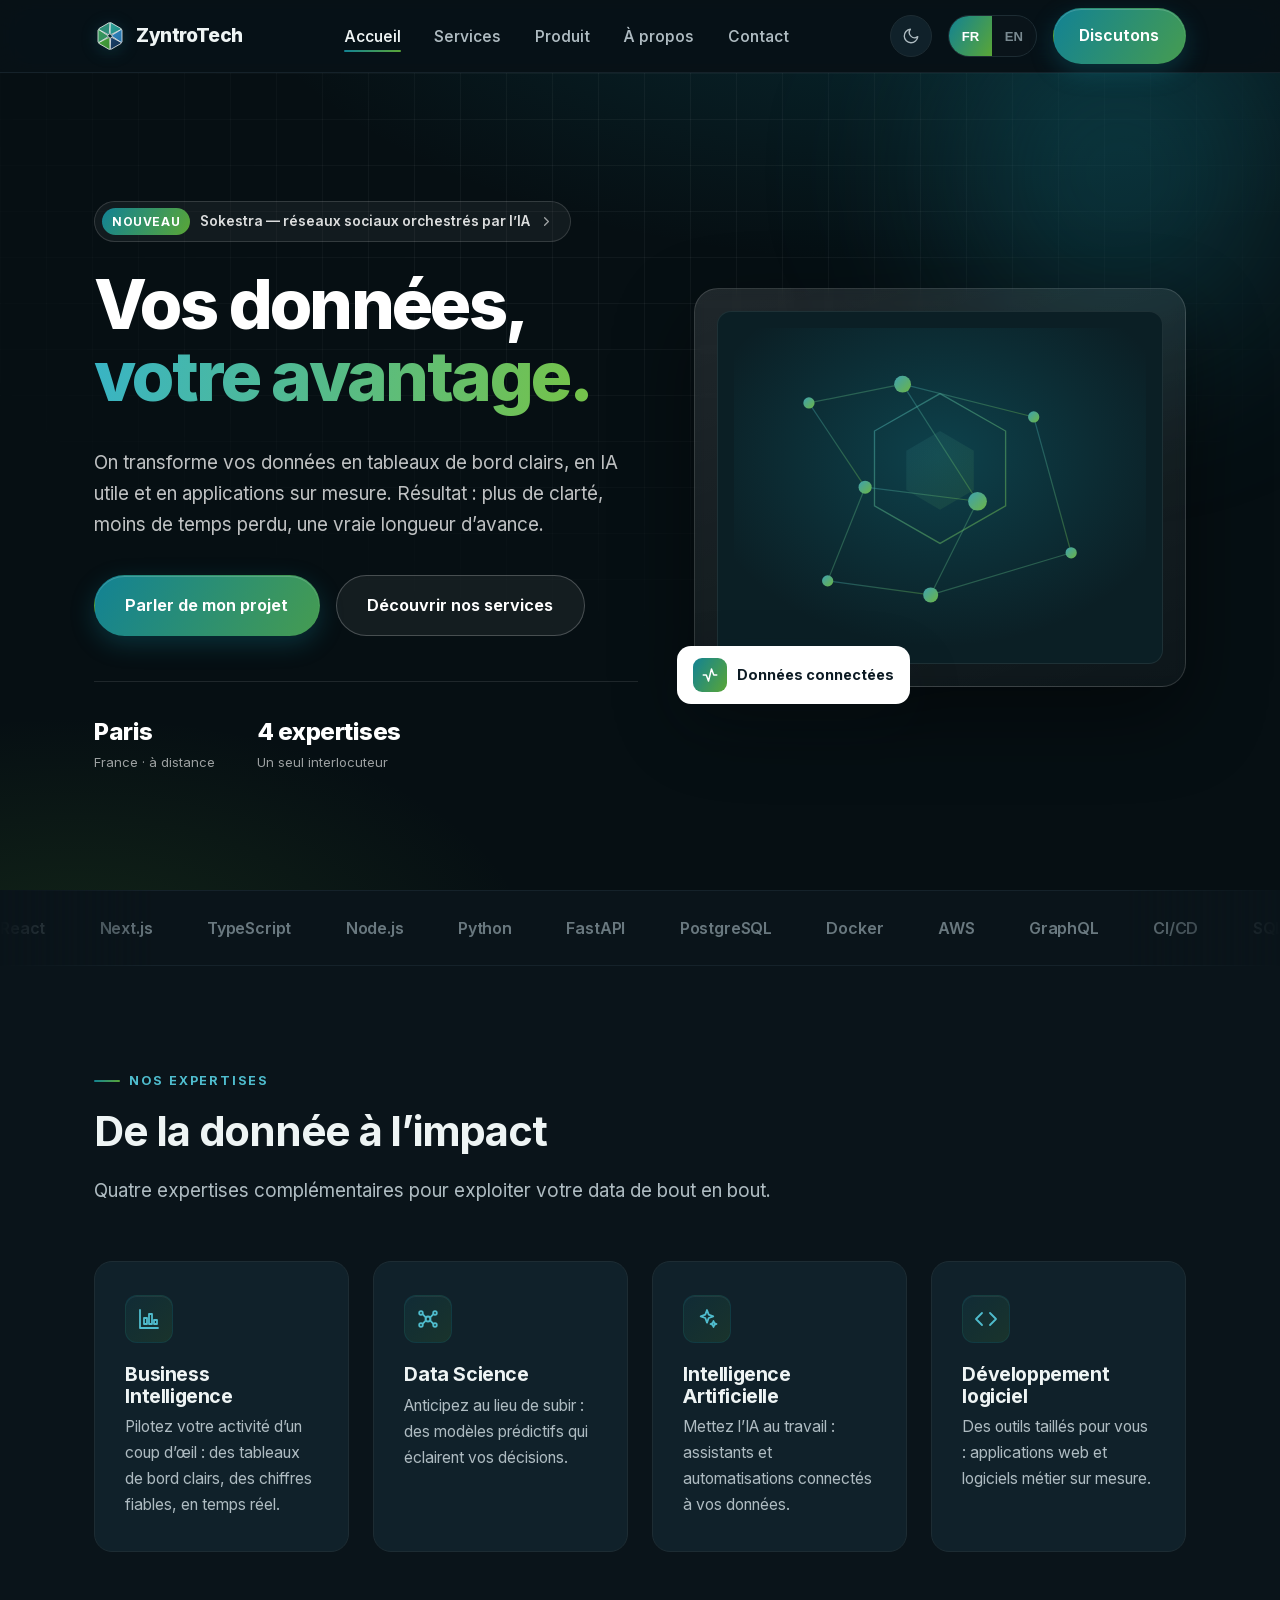
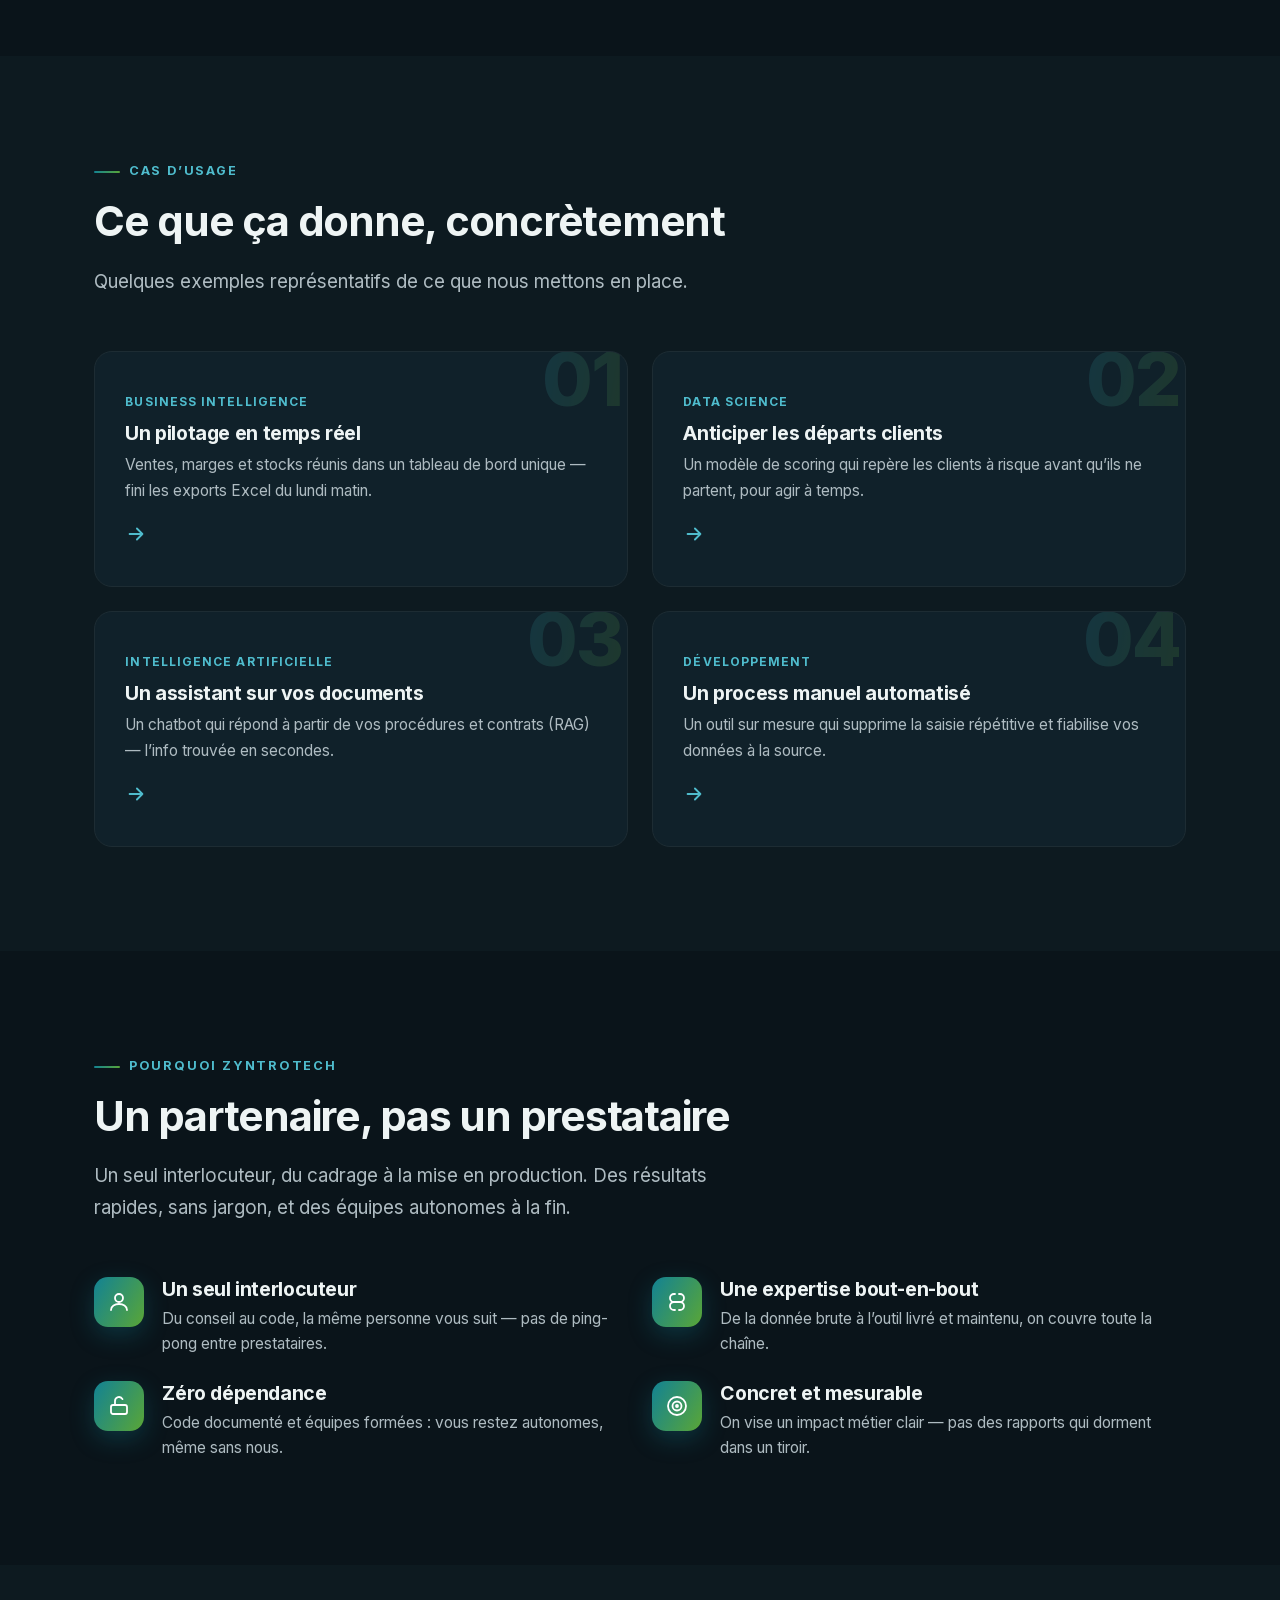
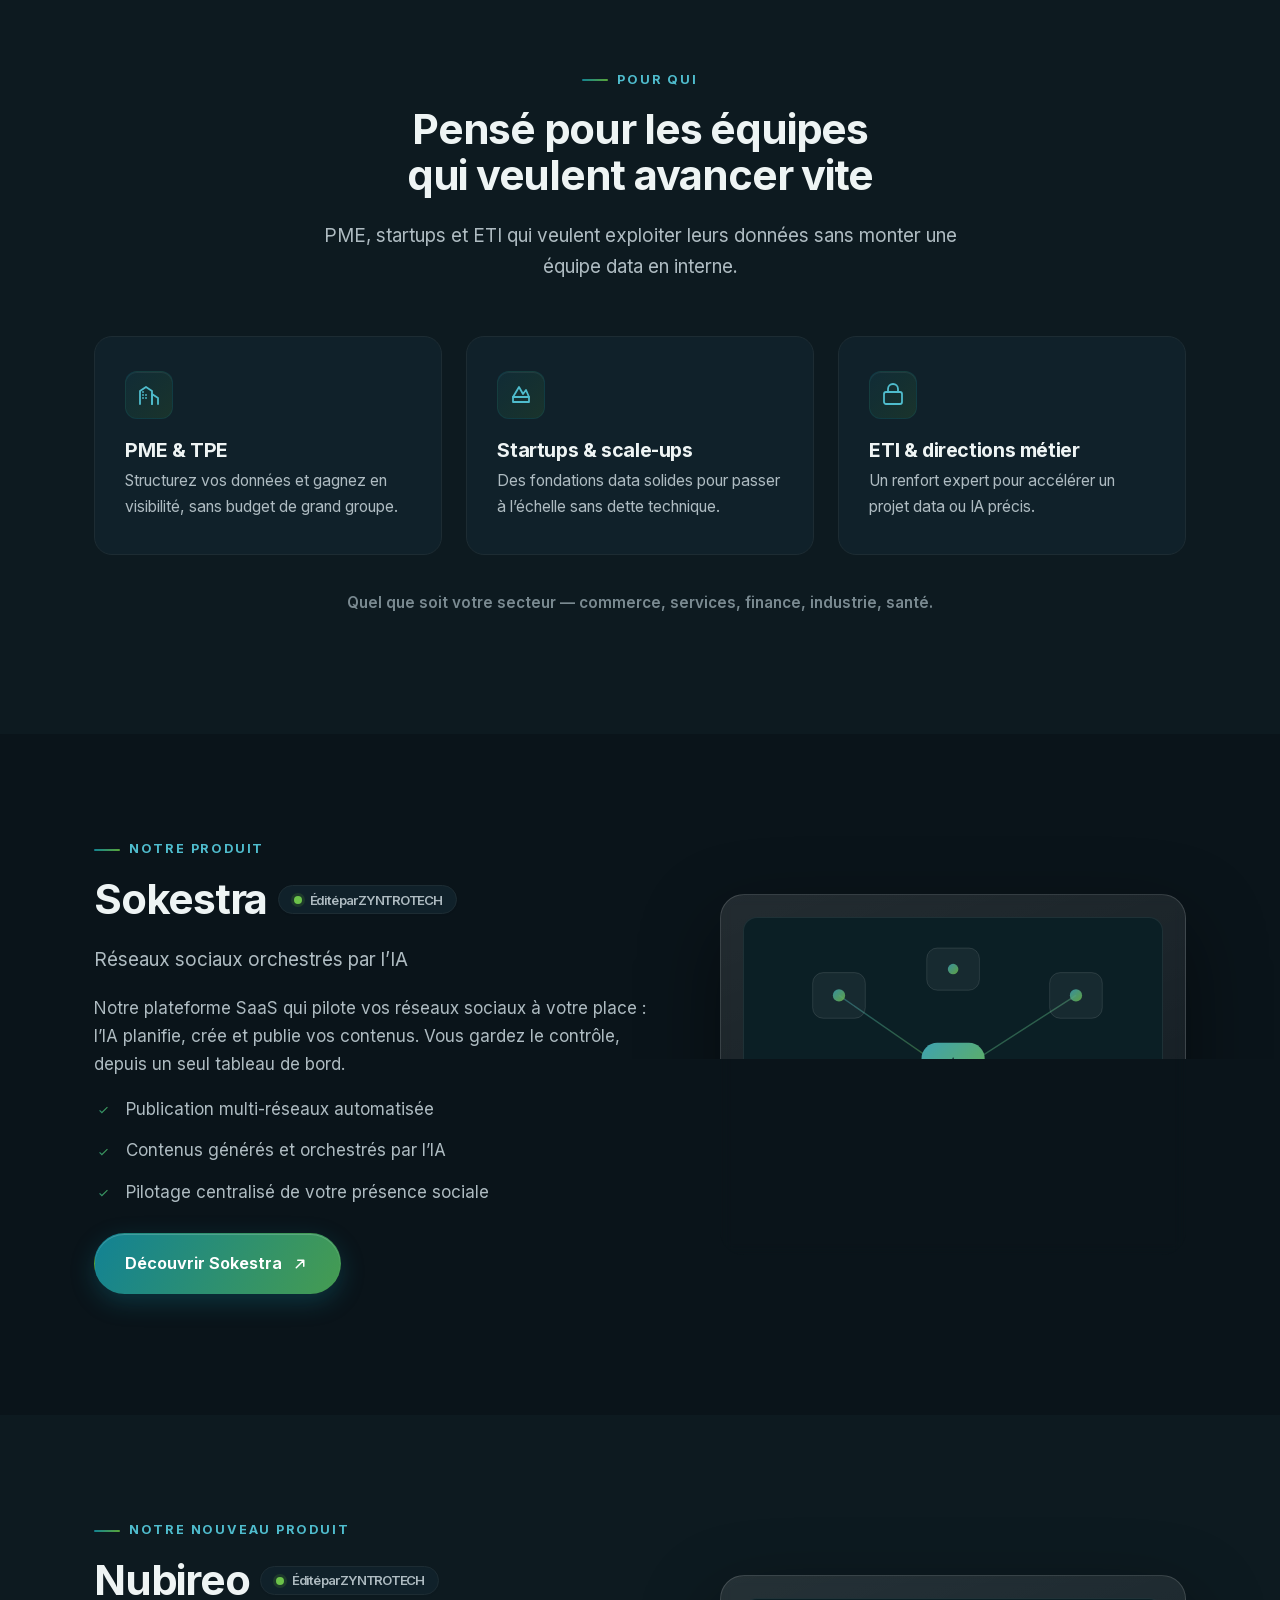
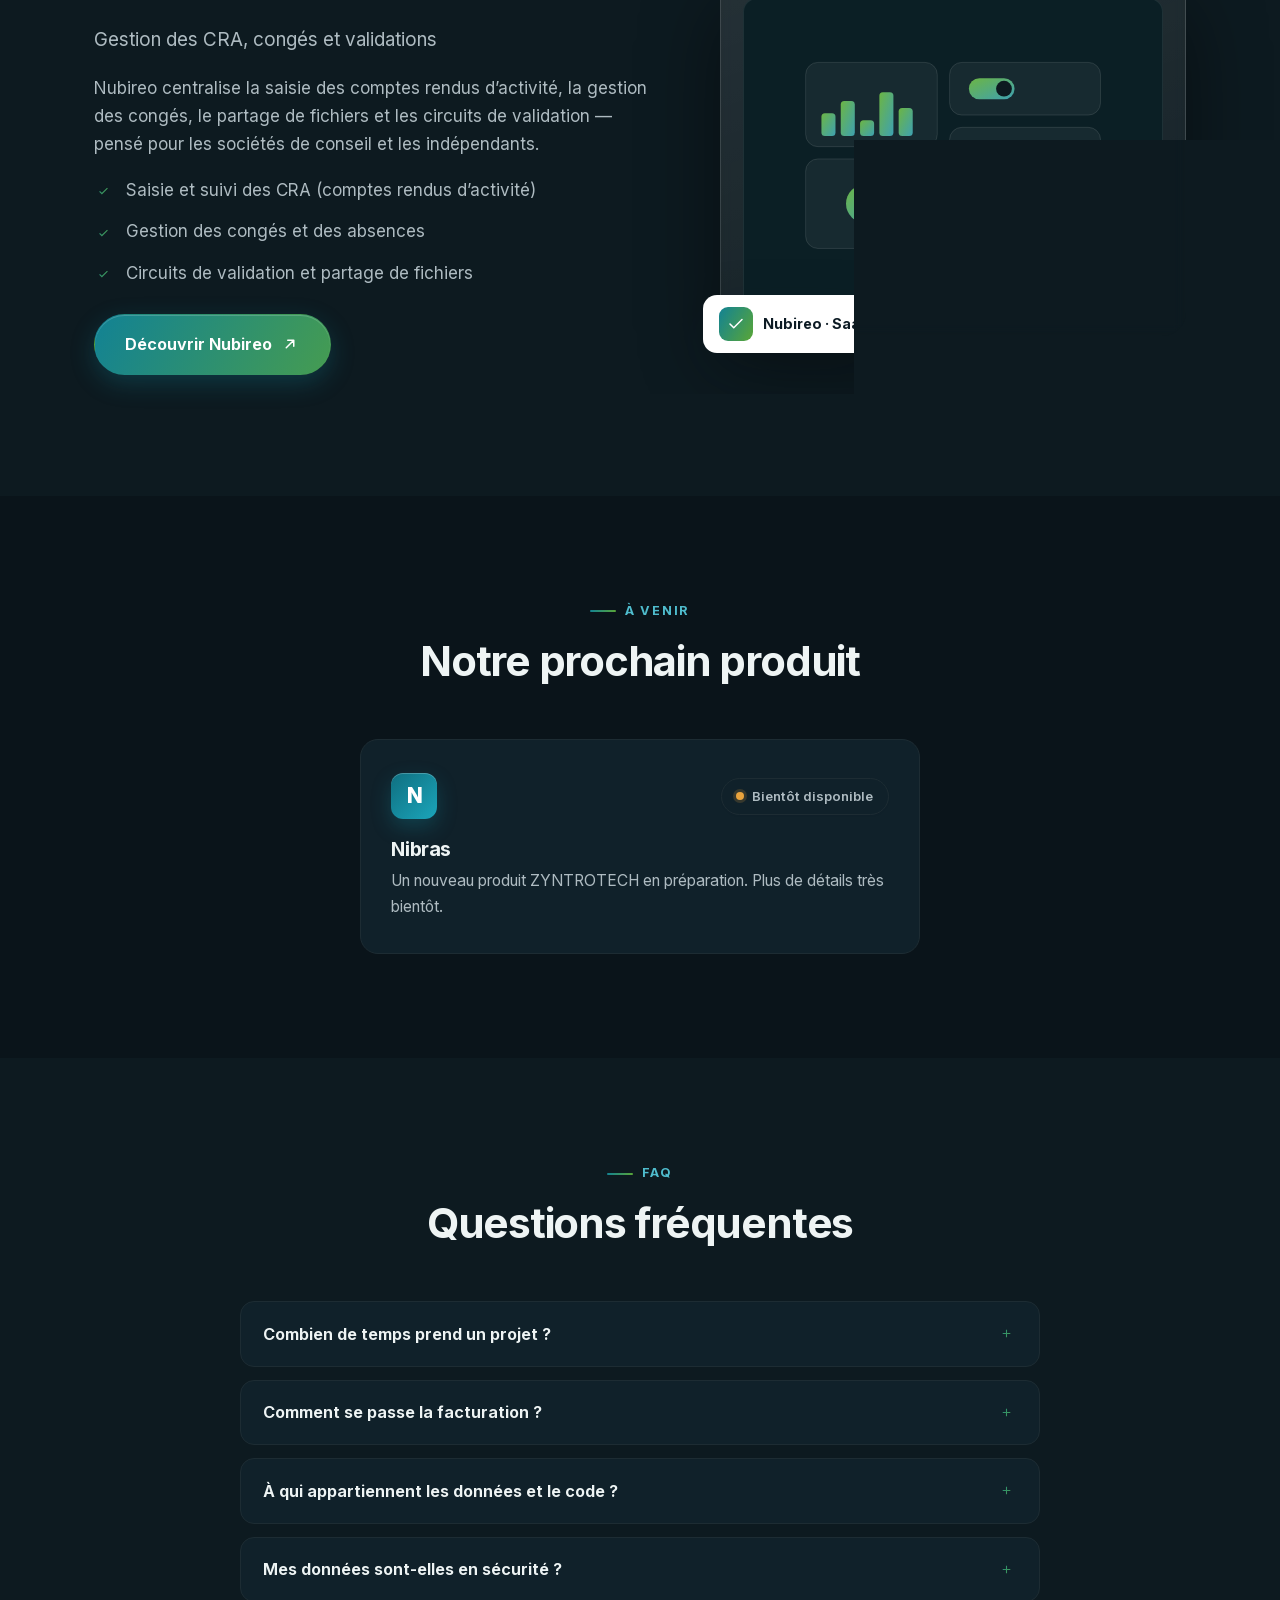
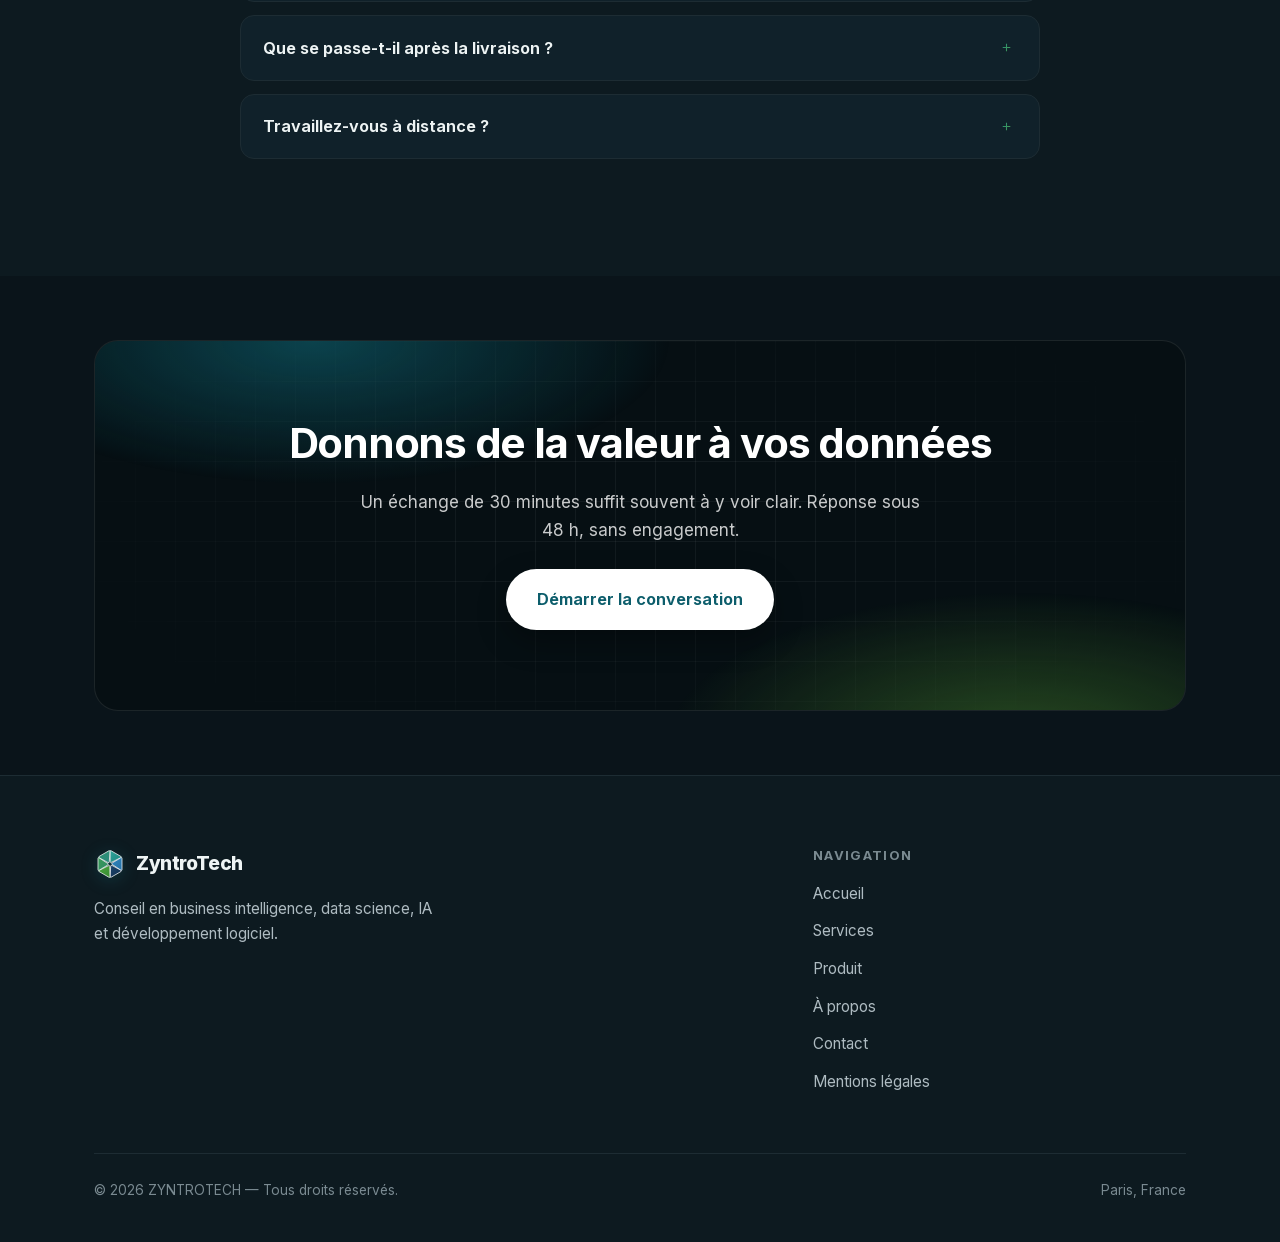
<file: index.html>
<!DOCTYPE html>
<html lang="fr">
<head>
  <meta charset="UTF-8" />
  <meta name="viewport" content="width=device-width, initial-scale=1.0" />
  <meta name="referrer" content="strict-origin-when-cross-origin" />
  <title>ZYNTROTECH — Conseil Data, BI, IA & Développement logiciel</title>
  <meta name="description" data-i18n-content="meta.home.desc"
        content="Conseil en data, BI, IA et développement logiciel. On transforme vos données en tableaux de bord clairs, en IA utile et en applications sur mesure." />
  <link rel="canonical" href="https://zyntrotech.com/" />
  <meta name="robots" content="index,follow" />
  <meta name="theme-color" content="#07151a" />
  <meta name="author" content="ZYNTROTECH" />
  <meta property="og:type" content="website" />
  <meta property="og:site_name" content="ZYNTROTECH" />
  <meta property="og:locale" content="fr_FR" />
  <meta property="og:url" content="https://zyntrotech.com/" />
  <meta property="og:title" content="ZYNTROTECH — Conseil Data, BI, IA & Logiciel" />
  <meta property="og:description" content="On transforme vos données en tableaux de bord clairs, en IA utile et en applications sur mesure." />
  <meta property="og:image" content="https://zyntrotech.com/assets/og-image.png" />
  <meta property="og:image:width" content="1200" />
  <meta property="og:image:height" content="630" />
  <meta name="twitter:card" content="summary_large_image" />
  <meta name="twitter:title" content="ZYNTROTECH — Conseil Data, BI, IA & Logiciel" />
  <meta name="twitter:description" content="Vos données, votre avantage. Conseil data, BI, IA et développement logiciel." />
  <meta name="twitter:image" content="https://zyntrotech.com/assets/og-image.png" />
  <script type="application/ld+json">
  {
    "@context": "https://schema.org",
    "@type": "Organization",
    "name": "ZYNTROTECH",
    "legalName": "ZYNTROTECH",
    "vatID": "FR57940723281",
    "url": "https://zyntrotech.com/",
    "logo": "https://zyntrotech.com/assets/logo-mark.svg",
    "image": "https://zyntrotech.com/assets/og-image.png",
    "description": "Conseil en business intelligence, data science, intelligence artificielle et développement logiciel.",
    "foundingDate": "2025-02",
    "address": {
      "@type": "PostalAddress",
      "addressLocality": "Poissy",
      "addressRegion": "Île-de-France",
      "addressCountry": "FR"
    },
    "areaServed": "FR",
    "contactPoint": {
      "@type": "ContactPoint",
      "contactType": "customer service",
      "url": "https://zyntrotech.com/contact.html",
      "availableLanguage": ["fr", "en"]
    },
    "knowsAbout": ["Business Intelligence", "Data Science", "Intelligence Artificielle", "Développement logiciel"]
  }
  </script>
  <script type="application/ld+json">
  {
    "@context": "https://schema.org",
    "@type": "SoftwareApplication",
    "name": "Sokestra",
    "applicationCategory": "BusinessApplication",
    "operatingSystem": "Web",
    "url": "https://sokestra.com",
    "description": "Plateforme SaaS qui orchestre vos réseaux sociaux grâce à l’IA : planification, création et publication automatisées.",
    "publisher": { "@type": "Organization", "name": "ZYNTROTECH", "url": "https://zyntrotech.com/" }
  }
  </script>
  <script type="application/ld+json">
  {
    "@context": "https://schema.org",
    "@type": "SoftwareApplication",
    "name": "Nubireo",
    "applicationCategory": "BusinessApplication",
    "operatingSystem": "Web",
    "url": "https://nubireo.com",
    "description": "Plateforme SaaS de gestion des CRA, congés, partage de fichiers et circuits de validation, pour les sociétés de conseil et les indépendants.",
    "publisher": { "@type": "Organization", "name": "ZYNTROTECH", "url": "https://zyntrotech.com/" }
  }
  </script>
  <script type="application/ld+json">
  {
    "@context": "https://schema.org",
    "@type": "FAQPage",
    "mainEntity": [
      {
        "@type": "Question",
        "name": "Combien de temps prend un projet ?",
        "acceptedAnswer": { "@type": "Answer", "text": "Cela dépend du périmètre, mais on livre par étapes courtes : un premier résultat utile en quelques semaines, pas en plusieurs mois." }
      },
      {
        "@type": "Question",
        "name": "Comment se passe la facturation ?",
        "acceptedAnswer": { "@type": "Answer", "text": "Au forfait pour un périmètre défini, ou en accompagnement (à la journée) pour un besoin évolutif. Un devis clair avant de démarrer, sans surprise." }
      },
      {
        "@type": "Question",
        "name": "À qui appartiennent les données et le code ?",
        "acceptedAnswer": { "@type": "Answer", "text": "À vous, entièrement. Vos données restent les vôtres et le code livré vous appartient — documenté et réutilisable." }
      },
      {
        "@type": "Question",
        "name": "Mes données sont-elles en sécurité ?",
        "acceptedAnswer": { "@type": "Answer", "text": "Oui. Nous travaillons dans le respect du RGPD, avec un accès limité au strict nécessaire. Rien n’est cédé à des tiers." }
      },
      {
        "@type": "Question",
        "name": "Que se passe-t-il après la livraison ?",
        "acceptedAnswer": { "@type": "Answer", "text": "Vos équipes sont formées pour reprendre la main. Nous pouvons aussi assurer un suivi et faire évoluer l’outil si vous le souhaitez." }
      },
      {
        "@type": "Question",
        "name": "Travaillez-vous à distance ?",
        "acceptedAnswer": { "@type": "Answer", "text": "Oui, partout en France et à distance. Basés à Paris, nous nous adaptons à votre organisation." }
      }
    ]
  }
  </script>
  <link rel="icon" type="image/svg+xml" href="assets/favicon.svg" />
  <link rel="preload" href="assets/fonts/inter-var-latin.woff2" as="font" type="font/woff2" crossorigin />
  <link rel="stylesheet" href="css/style.css" />
</head>
<body data-title-key="meta.home.title">

  <!-- ===== Header ===== -->
  <header class="site-header">
    <div class="container nav">
      <a href="/" class="brand">
        <img class="logo-mark" src="assets/logo-mark.svg" alt="ZyntroTech" /> ZyntroTech
      </a>
      <button class="nav-toggle" aria-label="Menu" aria-expanded="false">
        <span></span><span></span><span></span>
      </button>
      <ul class="nav-links">
        <li><a href="/" class="active" data-i18n="nav.home">Accueil</a></li>
        <li><a href="services.html" data-i18n="nav.services">Services</a></li>
        <li><a href="#product" data-i18n="nav.product">Produit</a></li>
        <li><a href="about.html" data-i18n="nav.about">À propos</a></li>
        <li><a href="contact.html" data-i18n="nav.contact">Contact</a></li>
      </ul>
      <div class="nav-right">
        <button class="theme-toggle" aria-label="Thème" type="button">
          <svg class="i-moon" viewBox="0 0 24 24" fill="none" stroke="currentColor" stroke-width="1.8" stroke-linecap="round" stroke-linejoin="round"><path d="M21 12.8A9 9 0 1 1 11.2 3 7 7 0 0 0 21 12.8Z"/></svg>
          <svg class="i-sun" viewBox="0 0 24 24" fill="none" stroke="currentColor" stroke-width="1.8" stroke-linecap="round" stroke-linejoin="round"><circle cx="12" cy="12" r="4"/><path d="M12 2v2M12 20v2M4.9 4.9l1.4 1.4M17.7 17.7l1.4 1.4M2 12h2M20 12h2M4.9 19.1l1.4-1.4M17.7 6.3l1.4-1.4"/></svg>
        </button>
        <div class="lang-toggle" role="group" aria-label="Language">
          <button data-lang="fr" type="button">FR</button>
          <button data-lang="en" type="button">EN</button>
        </div>
        <a href="contact.html" class="btn btn-primary" data-i18n="nav.cta">Discutons</a>
      </div>
    </div>
  </header>

  <main>
    <!-- ===== Hero ===== -->
    <section class="hero-home">
      <div class="container hero-grid">
        <div>
          <a class="announce" href="#product">
            <span class="tag" data-i18n="home.hero.annTag">Nouveau</span>
            <span data-i18n="home.hero.annText">Sokestra — réseaux sociaux orchestrés par l’IA</span>
            <svg viewBox="0 0 24 24" fill="none" stroke="currentColor" stroke-width="2" stroke-linecap="round" stroke-linejoin="round"><path d="M9 6l6 6-6 6"/></svg>
          </a>
          <h1>
            <span data-i18n="home.hero.title1">Vos données,</span><br />
            <span class="grad-text" data-i18n="home.hero.title2">enfin exploitées.</span>
          </h1>
          <p class="lead" data-i18n="home.hero.lead">Tableaux de bord, modèles d’analyse et applications métier.</p>
          <div class="hero-actions">
            <a href="contact.html" class="btn btn-primary btn-lg" data-i18n="home.hero.cta1">Démarrer un projet</a>
            <a href="services.html" class="btn btn-ghost btn-lg" data-i18n="home.hero.cta2">Voir les services</a>
          </div>
          <div class="hero-meta">
            <div class="hm">
              <div class="n" data-i18n="home.hero.m1n">Paris</div>
              <div class="l" data-i18n="home.hero.m1l">France · à distance</div>
            </div>
            <div class="hm">
              <div class="n" data-i18n="home.hero.m2n">BI · Data · Dev</div>
              <div class="l" data-i18n="home.hero.m2l">Trois expertises, un interlocuteur</div>
            </div>
          </div>
        </div>

        <!-- Visuel abstrait -->
        <div class="hero-visual reveal">
          <div class="panel">
            <svg class="hv-art" viewBox="0 0 440 340" role="img" aria-label="">
              <defs>
                <linearGradient id="hgrad" x1="0" y1="0" x2="1" y2="1">
                  <stop offset="0" stop-color="#3ea1b1"/>
                  <stop offset="1" stop-color="#6cb544"/>
                </linearGradient>
                <radialGradient id="hglow" cx="50%" cy="40%" r="60%">
                  <stop offset="0" stop-color="#128294" stop-opacity=".35"/>
                  <stop offset="1" stop-color="#128294" stop-opacity="0"/>
                </radialGradient>
              </defs>

              <rect x="0" y="0" width="440" height="340" fill="url(#hglow)"/>

              <!-- hexagones de marque (échos du logo) -->
              <polygon points="220,70 290,110 290,190 220,230 150,190 150,110"
                       fill="none" stroke="url(#hgrad)" stroke-width="1.4" opacity=".55"/>
              <polygon points="220,110 256,131 256,173 220,194 184,173 184,131"
                       fill="url(#hgrad)" opacity=".12"/>

              <!-- liens du réseau -->
              <g stroke="url(#hgrad)" stroke-width="1.3" opacity=".4">
                <line x1="80" y1="80" x2="180" y2="60"/>
                <line x1="180" y1="60" x2="320" y2="95"/>
                <line x1="80" y1="80" x2="140" y2="170"/>
                <line x1="180" y1="60" x2="260" y2="185"/>
                <line x1="320" y1="95" x2="360" y2="240"/>
                <line x1="140" y1="170" x2="100" y2="270"/>
                <line x1="260" y1="185" x2="210" y2="285"/>
                <line x1="100" y1="270" x2="210" y2="285"/>
                <line x1="210" y1="285" x2="360" y2="240"/>
                <line x1="140" y1="170" x2="260" y2="185"/>
              </g>

              <!-- nœuds -->
              <g fill="url(#hgrad)">
                <circle class="node" cx="80"  cy="80"  r="6"/>
                <circle class="node" cx="180" cy="60"  r="9"/>
                <circle class="node" cx="320" cy="95"  r="6"/>
                <circle class="node" cx="140" cy="170" r="7"/>
                <circle class="node" cx="260" cy="185" r="10"/>
                <circle class="node" cx="100" cy="270" r="6"/>
                <circle class="node" cx="210" cy="285" r="8"/>
                <circle class="node" cx="360" cy="240" r="6"/>
              </g>
            </svg>
          </div>
          <div class="hero-badge">
            <span class="ic">
              <svg viewBox="0 0 24 24" width="18" height="18" fill="none" stroke="currentColor" stroke-width="2" stroke-linecap="round" stroke-linejoin="round"><path d="M3 12h4l3 8 4-16 3 8h4"/></svg>
            </span>
            <span data-i18n="home.hero.badge">Données connectées</span>
          </div>
        </div>
      </div>
    </section>

    <!-- ===== Marquee outils ===== -->
    <div class="marquee" aria-hidden="true">
      <div class="row">
        <span>React</span><span>Next.js</span><span>TypeScript</span><span>Node.js</span><span>Python</span>
        <span>FastAPI</span><span>PostgreSQL</span><span>Docker</span><span>AWS</span><span>GraphQL</span>
        <span>CI/CD</span><span>SQL</span><span>Power BI</span><span>LangChain</span><span>LLM</span>
        <span>React</span><span>Next.js</span><span>TypeScript</span><span>Node.js</span><span>Python</span>
        <span>FastAPI</span><span>PostgreSQL</span><span>Docker</span><span>AWS</span><span>GraphQL</span>
        <span>CI/CD</span><span>SQL</span><span>Power BI</span><span>LangChain</span><span>LLM</span>
      </div>
    </div>

    <!-- ===== Services ===== -->
    <section>
      <div class="container">
        <div class="section-head reveal">
          <span class="eyebrow" data-i18n="home.services.eyebrow">Expertises</span>
          <h2 data-i18n="home.services.title">Ce que nous faisons</h2>
          <p class="lead" data-i18n="home.services.lead">Trois domaines complémentaires.</p>
        </div>
        <div class="grid grid-4">
          <article class="card reveal" data-delay="1">
            <div class="icon">
              <svg viewBox="0 0 24 24" fill="none" stroke="currentColor" stroke-width="1.8" stroke-linecap="round" stroke-linejoin="round"><path d="M3 3v18h18"/><rect x="7" y="11" width="3" height="6"/><rect x="12" y="7" width="3" height="10"/><rect x="17" y="13" width="3" height="4"/></svg>
            </div>
            <h3 data-i18n="home.s1.title">Business Intelligence</h3>
            <p data-i18n="home.s1.text">Tableaux de bord et reporting automatisé.</p>
          </article>
          <article class="card reveal" data-delay="2">
            <div class="icon">
              <svg viewBox="0 0 24 24" fill="none" stroke="currentColor" stroke-width="1.8" stroke-linecap="round" stroke-linejoin="round"><circle cx="12" cy="12" r="2.5"/><circle cx="5" cy="6" r="1.8"/><circle cx="19" cy="6" r="1.8"/><circle cx="5" cy="18" r="1.8"/><circle cx="19" cy="18" r="1.8"/><path d="m6.6 7.2 3.6 3.6M17.4 7.2l-3.6 3.6M6.6 16.8l3.6-3.6M17.4 16.8l-3.6-3.6"/></svg>
            </div>
            <h3 data-i18n="home.s2.title">Data Science</h3>
            <p data-i18n="home.s2.text">Modèles prédictifs et analyses ciblées.</p>
          </article>
          <article class="card reveal" data-delay="3">
            <div class="icon">
              <svg viewBox="0 0 24 24" fill="none" stroke="currentColor" stroke-width="1.8" stroke-linecap="round" stroke-linejoin="round"><path d="M12 3l1.7 4.6L18.3 9.3l-4.6 1.7L12 15.6l-1.7-4.6L5.7 9.3l4.6-1.7z"/><path d="M18.5 14l.9 2.1 2.1.9-2.1.9-.9 2.1-.9-2.1-2.1-.9 2.1-.9z"/></svg>
            </div>
            <h3 data-i18n="home.s4.title">Intelligence Artificielle</h3>
            <p data-i18n="home.s4.text">Assistants, LLM et automatisations.</p>
          </article>
          <article class="card reveal" data-delay="3">
            <div class="icon">
              <svg viewBox="0 0 24 24" fill="none" stroke="currentColor" stroke-width="1.8" stroke-linecap="round" stroke-linejoin="round"><path d="m8 6-6 6 6 6"/><path d="m16 6 6 6-6 6"/></svg>
            </div>
            <h3 data-i18n="home.s3.title">Développement logiciel</h3>
            <p data-i18n="home.s3.text">Applications web et outils métier.</p>
          </article>
        </div>
      </div>
    </section>

    <!-- ===== Cas d'usage ===== -->
    <section class="bg-alt">
      <div class="container">
        <div class="section-head reveal">
          <span class="eyebrow" data-i18n="uc.eyebrow">Cas d’usage</span>
          <h2 data-i18n="uc.title">Ce que ça donne, concrètement</h2>
          <p class="lead" data-i18n="uc.lead">Quelques exemples représentatifs de ce que nous mettons en place.</p>
        </div>
        <div class="grid grid-2">
          <article class="card uc-card reveal" data-delay="1">
            <span class="uc-index">01</span>
            <span class="card-tag" data-i18n="uc1.tag">Business Intelligence</span>
            <h3 data-i18n="uc1.title">Un pilotage en temps réel</h3>
            <p data-i18n="uc1.text">Ventes, marges et stocks dans un tableau de bord unique.</p>
            <span class="uc-arrow"><svg viewBox="0 0 24 24" fill="none" stroke="currentColor" stroke-width="2" stroke-linecap="round" stroke-linejoin="round"><path d="M5 12h14M13 6l6 6-6 6"/></svg></span>
          </article>
          <article class="card uc-card reveal" data-delay="2">
            <span class="uc-index">02</span>
            <span class="card-tag" data-i18n="uc2.tag">Data Science</span>
            <h3 data-i18n="uc2.title">Anticiper les départs clients</h3>
            <p data-i18n="uc2.text">Un modèle de scoring qui repère les clients à risque.</p>
            <span class="uc-arrow"><svg viewBox="0 0 24 24" fill="none" stroke="currentColor" stroke-width="2" stroke-linecap="round" stroke-linejoin="round"><path d="M5 12h14M13 6l6 6-6 6"/></svg></span>
          </article>
          <article class="card uc-card reveal" data-delay="3">
            <span class="uc-index">03</span>
            <span class="card-tag" data-i18n="uc3.tag">Intelligence Artificielle</span>
            <h3 data-i18n="uc3.title">Un assistant sur vos documents</h3>
            <p data-i18n="uc3.text">Un chatbot qui répond à partir de vos procédures (RAG).</p>
            <span class="uc-arrow"><svg viewBox="0 0 24 24" fill="none" stroke="currentColor" stroke-width="2" stroke-linecap="round" stroke-linejoin="round"><path d="M5 12h14M13 6l6 6-6 6"/></svg></span>
          </article>
          <article class="card uc-card reveal" data-delay="4">
            <span class="uc-index">04</span>
            <span class="card-tag" data-i18n="uc4.tag">Développement</span>
            <h3 data-i18n="uc4.title">Un process manuel automatisé</h3>
            <p data-i18n="uc4.text">Un outil sur mesure qui supprime la saisie répétitive.</p>
            <span class="uc-arrow"><svg viewBox="0 0 24 24" fill="none" stroke="currentColor" stroke-width="2" stroke-linecap="round" stroke-linejoin="round"><path d="M5 12h14M13 6l6 6-6 6"/></svg></span>
          </article>
        </div>
      </div>
    </section>

    <!-- ===== Ce qui nous distingue ===== -->
    <section>
      <div class="container">
        <div class="section-head reveal">
          <span class="eyebrow" data-i18n="why.eyebrow">Pourquoi ZYNTROTECH</span>
          <h2 data-i18n="home.approach.title">Un partenaire, pas un prestataire</h2>
          <p class="lead" data-i18n="home.approach.text">Un seul interlocuteur, du cadrage à la mise en production.</p>
        </div>
        <div class="grid grid-2">
          <div class="why-item reveal" data-delay="1">
            <span class="why-ic"><svg viewBox="0 0 24 24" fill="none" stroke="currentColor" stroke-width="1.8" stroke-linecap="round" stroke-linejoin="round"><circle cx="12" cy="8" r="4"/><path d="M4 20c0-4 4-6 8-6s8 2 8 6"/></svg></span>
            <div><h3 data-i18n="why1.t">Un seul interlocuteur</h3><p data-i18n="why1.d">La même personne, du conseil au code.</p></div>
          </div>
          <div class="why-item reveal" data-delay="2">
            <span class="why-ic"><svg viewBox="0 0 24 24" fill="none" stroke="currentColor" stroke-width="1.8" stroke-linecap="round" stroke-linejoin="round"><path d="M9 12h6"/><path d="M9 12a4 4 0 0 1 0-8h1M15 12a4 4 0 0 1 0 8h-1M9 12a4 4 0 0 0 0 8h1M15 12a4 4 0 0 0 0-8h-1"/></svg></span>
            <div><h3 data-i18n="why2.t">Une expertise bout-en-bout</h3><p data-i18n="why2.d">De la donnée brute à l’outil maintenu.</p></div>
          </div>
          <div class="why-item reveal" data-delay="3">
            <span class="why-ic"><svg viewBox="0 0 24 24" fill="none" stroke="currentColor" stroke-width="1.8" stroke-linecap="round" stroke-linejoin="round"><rect x="4" y="11" width="16" height="9" rx="2"/><path d="M8 11V7a4 4 0 0 1 7.5-1.9"/></svg></span>
            <div><h3 data-i18n="why3.t">Zéro dépendance</h3><p data-i18n="why3.d">Vous restez autonomes, même sans nous.</p></div>
          </div>
          <div class="why-item reveal" data-delay="4">
            <span class="why-ic"><svg viewBox="0 0 24 24" fill="none" stroke="currentColor" stroke-width="1.8" stroke-linecap="round" stroke-linejoin="round"><circle cx="12" cy="12" r="9"/><circle cx="12" cy="12" r="4.5"/><circle cx="12" cy="12" r="1"/></svg></span>
            <div><h3 data-i18n="why4.t">Concret et mesurable</h3><p data-i18n="why4.d">Un impact métier clair, pas des rapports inertes.</p></div>
          </div>
        </div>
      </div>
    </section>

    <!-- ===== Pour qui ===== -->
    <section class="bg-alt">
      <div class="container">
        <div class="section-head center reveal">
          <span class="eyebrow" data-i18n="who.eyebrow">Pour qui</span>
          <h2 data-i18n="who.title">Pensé pour les équipes qui veulent avancer vite</h2>
          <p class="lead" style="margin:0 auto" data-i18n="who.lead">PME, startups et ETI qui veulent exploiter leurs données sans monter une équipe data en interne.</p>
        </div>
        <div class="grid grid-3">
          <article class="card reveal" data-delay="1">
            <div class="icon"><svg viewBox="0 0 24 24" fill="none" stroke="currentColor" stroke-width="1.8" stroke-linecap="round" stroke-linejoin="round"><path d="M3 21V8l6-4 6 4v13"/><path d="M15 21V11l6 4v6"/><path d="M6 9h.01M9 12h.01M6 12h.01M9 15h.01M6 15h.01"/></svg></div>
            <h3 data-i18n="who1.t">PME &amp; TPE</h3>
            <p data-i18n="who1.d">Structurez vos données et gagnez en visibilité.</p>
          </article>
          <article class="card reveal" data-delay="2">
            <div class="icon"><svg viewBox="0 0 24 24" fill="none" stroke="currentColor" stroke-width="1.8" stroke-linecap="round" stroke-linejoin="round"><path d="M4 14l6-10 4 7 3-4 3 7z"/><path d="M4 14v5h16v-5"/></svg></div>
            <h3 data-i18n="who2.t">Startups &amp; scale-ups</h3>
            <p data-i18n="who2.d">Des fondations data solides pour passer à l’échelle.</p>
          </article>
          <article class="card reveal" data-delay="3">
            <div class="icon"><svg viewBox="0 0 24 24" fill="none" stroke="currentColor" stroke-width="1.8" stroke-linecap="round" stroke-linejoin="round"><rect x="3" y="9" width="18" height="12" rx="2"/><path d="M7 9V6a5 5 0 0 1 10 0v3"/></svg></div>
            <h3 data-i18n="who3.t">ETI &amp; directions métier</h3>
            <p data-i18n="who3.d">Un renfort expert pour accélérer un projet précis.</p>
          </article>
        </div>
        <p class="who-sectors reveal" data-i18n="who.sectors">Quel que soit votre secteur — commerce, services, finance, industrie, santé.</p>
      </div>
    </section>

    <!-- ===== Produit : Sokestra ===== -->
    <section id="product">
      <div class="container split">
        <div class="reveal">
          <span class="eyebrow" data-i18n="product.eyebrow">Notre produit</span>
          <h2 style="display:flex; align-items:center; gap:.7rem; flex-wrap:wrap">
            <span data-i18n="product.title">Sokestra</span>
            <span class="pill"><span class="dot"></span><span data-i18n="product.by">Édité par ZYNTROTECH</span></span>
          </h2>
          <p class="lead" data-i18n="product.tagline">Réseaux sociaux orchestrés par l’IA</p>
          <p data-i18n="product.text">Sokestra automatise et coordonne votre présence sociale grâce à l’IA.</p>
          <ul class="ticks">
            <li data-i18n="product.b1">Publication multi-réseaux automatisée</li>
            <li data-i18n="product.b2">Contenus générés et orchestrés par l’IA</li>
            <li data-i18n="product.b3">Pilotage centralisé de votre présence sociale</li>
          </ul>
          <p style="margin-top:1.7rem">
            <a href="https://sokestra.com" target="_blank" rel="noopener noreferrer" class="btn btn-primary btn-lg">
              <span data-i18n="product.cta">Découvrir Sokestra</span>
              <svg viewBox="0 0 24 24" fill="none" stroke="currentColor" stroke-width="2" stroke-linecap="round" stroke-linejoin="round"><path d="M7 17 17 7M9 7h8v8"/></svg>
            </a>
          </p>
        </div>

        <div class="hero-visual reveal" data-delay="1">
          <div class="panel">
            <svg class="hv-art" viewBox="0 0 440 320" role="img" aria-label="Sokestra">
              <defs>
                <linearGradient id="pgrad" x1="0" y1="0" x2="1" y2="1">
                  <stop offset="0" stop-color="#3ea1b1"/>
                  <stop offset="1" stop-color="#6cb544"/>
                </linearGradient>
              </defs>
              <!-- liens vers le hub -->
              <g stroke="url(#pgrad)" stroke-width="1.6" opacity=".45">
                <line x1="220" y1="160" x2="90"  y2="70"/>
                <line x1="220" y1="160" x2="360" y2="70"/>
                <line x1="220" y1="160" x2="70"  y2="250"/>
                <line x1="220" y1="160" x2="370" y2="250"/>
                <line x1="220" y1="160" x2="220" y2="40"/>
              </g>
              <!-- tuiles réseaux -->
              <g fill="rgba(255,255,255,.05)" stroke="rgba(255,255,255,.12)">
                <rect x="60"  y="44"  width="60" height="52" rx="12"/>
                <rect x="330" y="44"  width="60" height="52" rx="12"/>
                <rect x="40"  y="222" width="60" height="52" rx="12"/>
                <rect x="340" y="222" width="60" height="52" rx="12"/>
                <rect x="190" y="16"  width="60" height="48" rx="12"/>
              </g>
              <g fill="url(#pgrad)" opacity=".85">
                <circle cx="90"  cy="70"  r="7"/>
                <circle cx="360" cy="70"  r="7"/>
                <circle cx="70"  cy="248" r="7"/>
                <circle cx="370" cy="248" r="7"/>
                <circle cx="220" cy="40"  r="6"/>
              </g>
              <!-- hub IA -->
              <rect x="184" y="124" width="72" height="72" rx="18" fill="url(#pgrad)"/>
              <g fill="#06222a">
                <path d="M220 140l4.2 11.3L235.5 156l-11.3 4.2L220 172l-4.2-11.3L204.5 156l11.3-4.2z"/>
              </g>
            </svg>
          </div>
          <div class="hero-badge">
            <span class="ic">
              <svg viewBox="0 0 24 24" width="18" height="18" fill="none" stroke="currentColor" stroke-width="2" stroke-linecap="round" stroke-linejoin="round"><path d="M12 3l1.7 4.6L18.3 9.3l-4.6 1.7L12 15.6l-1.7-4.6L5.7 9.3l4.6-1.7z"/></svg>
            </span>
            Sokestra · IA
          </div>
        </div>
      </div>

    </section>

    <!-- ===== Produit : Nubireo ===== -->
    <section class="bg-alt" id="product-nubireo">
      <div class="container split">
        <div class="reveal">
          <span class="eyebrow" data-i18n="nubireo.eyebrow">Notre nouveau produit</span>
          <h2 style="display:flex; align-items:center; gap:.7rem; flex-wrap:wrap">
            <span data-i18n="nubireo.title">Nubireo</span>
            <span class="pill"><span class="dot"></span><span data-i18n="nubireo.by">Édité par ZYNTROTECH</span></span>
          </h2>
          <p class="lead" data-i18n="nubireo.tagline">Gestion des CRA, congés et validations</p>
          <p data-i18n="nubireo.text">Nubireo centralise la saisie des comptes rendus d’activité, la gestion des congés, le partage de fichiers et les circuits de validation — pensé pour les sociétés de conseil et les indépendants.</p>
          <ul class="ticks">
            <li data-i18n="nubireo.b1">Saisie et suivi des CRA (comptes rendus d’activité)</li>
            <li data-i18n="nubireo.b2">Gestion des congés et des absences</li>
            <li data-i18n="nubireo.b3">Circuits de validation et partage de fichiers</li>
          </ul>
          <p style="margin-top:1.7rem">
            <a href="https://nubireo.com" target="_blank" rel="noopener noreferrer" class="btn btn-primary btn-lg">
              <span data-i18n="nubireo.cta">Découvrir Nubireo</span>
              <svg viewBox="0 0 24 24" fill="none" stroke="currentColor" stroke-width="2" stroke-linecap="round" stroke-linejoin="round"><path d="M7 17 17 7M9 7h8v8"/></svg>
            </a>
          </p>
        </div>

        <div class="hero-visual reveal" data-delay="1">
          <div class="panel">
            <svg class="hv-art" viewBox="0 0 440 320" role="img" aria-label="Nubireo">
              <defs>
                <linearGradient id="ngrad" x1="0" y1="0" x2="1" y2="1">
                  <stop offset="0" stop-color="#6cb544"/>
                  <stop offset="1" stop-color="#3ea1b1"/>
                </linearGradient>
              </defs>
              <!-- modules du tableau de bord -->
              <g fill="rgba(255,255,255,.05)" stroke="rgba(255,255,255,.12)">
                <rect x="52"  y="54"  width="150" height="96"  rx="14"/>
                <rect x="216" y="54"  width="172" height="60"  rx="14"/>
                <rect x="216" y="128" width="172" height="138" rx="14"/>
                <rect x="52"  y="164" width="150" height="102" rx="14"/>
              </g>
              <!-- mini-graphe (module haut gauche) -->
              <g fill="url(#ngrad)">
                <rect x="70"  y="112" width="16" height="26" rx="4"/>
                <rect x="92"  y="98"  width="16" height="40" rx="4"/>
                <rect x="114" y="120" width="16" height="18" rx="4"/>
                <rect x="136" y="88"  width="16" height="50" rx="4"/>
                <rect x="158" y="106" width="16" height="32" rx="4"/>
              </g>
              <!-- toggle (module haut droit) -->
              <rect x="238" y="72" width="52" height="24" rx="12" fill="url(#ngrad)"/>
              <circle cx="278" cy="84" r="9" fill="#0d1a20"/>
              <!-- lignes de données (module bas droit) -->
              <g stroke="rgba(255,255,255,.18)" stroke-width="8" stroke-linecap="round">
                <line x1="236" y1="158" x2="330" y2="158"/>
                <line x1="236" y1="182" x2="368" y2="182"/>
                <line x1="236" y1="206" x2="312" y2="206"/>
                <line x1="236" y1="230" x2="352" y2="230"/>
              </g>
              <!-- validation (module bas gauche) -->
              <circle cx="120" cy="215" r="22" fill="url(#ngrad)"/>
              <path d="M110 215l7 7 13-14" fill="none" stroke="#0d1a20" stroke-width="4" stroke-linecap="round" stroke-linejoin="round"/>
            </svg>
          </div>
          <div class="hero-badge">
            <span class="ic">
              <svg viewBox="0 0 24 24" width="18" height="18" fill="none" stroke="currentColor" stroke-width="2" stroke-linecap="round" stroke-linejoin="round"><path d="M20 6 9 17l-5-5"/></svg>
            </span>
            Nubireo · SaaS
          </div>
        </div>
      </div>
    </section>

    <!-- ===== À venir : Nibras ===== -->
    <section>
      <div class="container">
        <div class="section-head center reveal">
          <span class="eyebrow" data-i18n="soon.eyebrow">À venir</span>
          <h2 data-i18n="soon.title">Notre prochain produit</h2>
        </div>
        <div class="soon-single">
          <article class="card soon-card reveal">
            <div class="soon-head">
              <span class="soon-mark mark-teal">N</span>
              <span class="pill soon-pill"><span class="dot"></span><span data-i18n="soon.badge">Bientôt disponible</span></span>
            </div>
            <h3>Nibras</h3>
            <p data-i18n="soon.nibras">Un nouveau produit ZYNTROTECH en préparation. Plus de détails très bientôt.</p>
          </article>
        </div>
      </div>
    </section>

    <!-- ===== FAQ ===== -->
    <section class="bg-alt">
      <div class="container">
        <div class="section-head center reveal">
          <span class="eyebrow" data-i18n="faq.eyebrow">FAQ</span>
          <h2 data-i18n="faq.title">Questions fréquentes</h2>
        </div>
        <div class="faq reveal">
          <details class="faq-item">
            <summary data-i18n="faq.q1">Combien de temps prend un projet ?</summary>
            <p class="faq-a" data-i18n="faq.a1">Cela dépend du périmètre, mais on livre par étapes courtes.</p>
          </details>
          <details class="faq-item">
            <summary data-i18n="faq.q2">Comment se passe la facturation ?</summary>
            <p class="faq-a" data-i18n="faq.a2">Au forfait ou en accompagnement, avec un devis clair.</p>
          </details>
          <details class="faq-item">
            <summary data-i18n="faq.q3">À qui appartiennent les données et le code ?</summary>
            <p class="faq-a" data-i18n="faq.a3">À vous, entièrement.</p>
          </details>
          <details class="faq-item">
            <summary data-i18n="faq.q4">Mes données sont-elles en sécurité ?</summary>
            <p class="faq-a" data-i18n="faq.a4">Oui, dans le respect du RGPD.</p>
          </details>
          <details class="faq-item">
            <summary data-i18n="faq.q5">Que se passe-t-il après la livraison ?</summary>
            <p class="faq-a" data-i18n="faq.a5">Vos équipes sont formées pour reprendre la main.</p>
          </details>
          <details class="faq-item">
            <summary data-i18n="faq.q6">Travaillez-vous à distance ?</summary>
            <p class="faq-a" data-i18n="faq.a6">Oui, partout en France et à distance.</p>
          </details>
        </div>
      </div>
    </section>

    <!-- ===== CTA ===== -->
    <section class="section-tight">
      <div class="container">
        <div class="cta reveal">
          <h2 data-i18n="cta.title">Un projet data ou logiciel en tête ?</h2>
          <p data-i18n="cta.text">Décrivez-nous votre besoin, on revient sous 48 h.</p>
          <p style="margin-top:1.6rem">
            <a href="contact.html" class="btn btn-primary btn-lg" data-i18n="cta.btn">Nous contacter</a>
          </p>
        </div>
      </div>
    </section>
  </main>

  <!-- ===== Footer ===== -->
  <footer class="site-footer">
    <div class="container">
      <div class="footer-top">
        <div>
          <a href="/" class="brand"><img class="logo-mark" src="assets/logo-mark.svg" alt="ZyntroTech" /> ZyntroTech</a>
          <p style="margin-top:1rem" data-i18n="footer.tagline">Conseil en business intelligence, data science et développement logiciel.</p>
        </div>
        <div class="footer-col">
          <h4 data-i18n="footer.nav">Navigation</h4>
          <ul>
            <li><a href="/" data-i18n="nav.home">Accueil</a></li>
            <li><a href="services.html" data-i18n="nav.services">Services</a></li>
            <li><a href="#product" data-i18n="nav.product">Produit</a></li>
            <li><a href="about.html" data-i18n="nav.about">À propos</a></li>
            <li><a href="contact.html" data-i18n="nav.contact">Contact</a></li>
            <li><a href="legal.html" data-i18n="footer.legallink">Mentions légales</a></li>
          </ul>
        </div>
      </div>
      <div class="footer-bottom">
        <span>© <span data-year>2026</span> ZYNTROTECH — <span data-i18n="footer.rights">Tous droits réservés.</span></span>
        <span>Paris, France</span>
      </div>
    </div>
  </footer>

  <script src="js/translations.js"></script>
  <script src="js/main.js"></script>
</body>
</html>
</file>
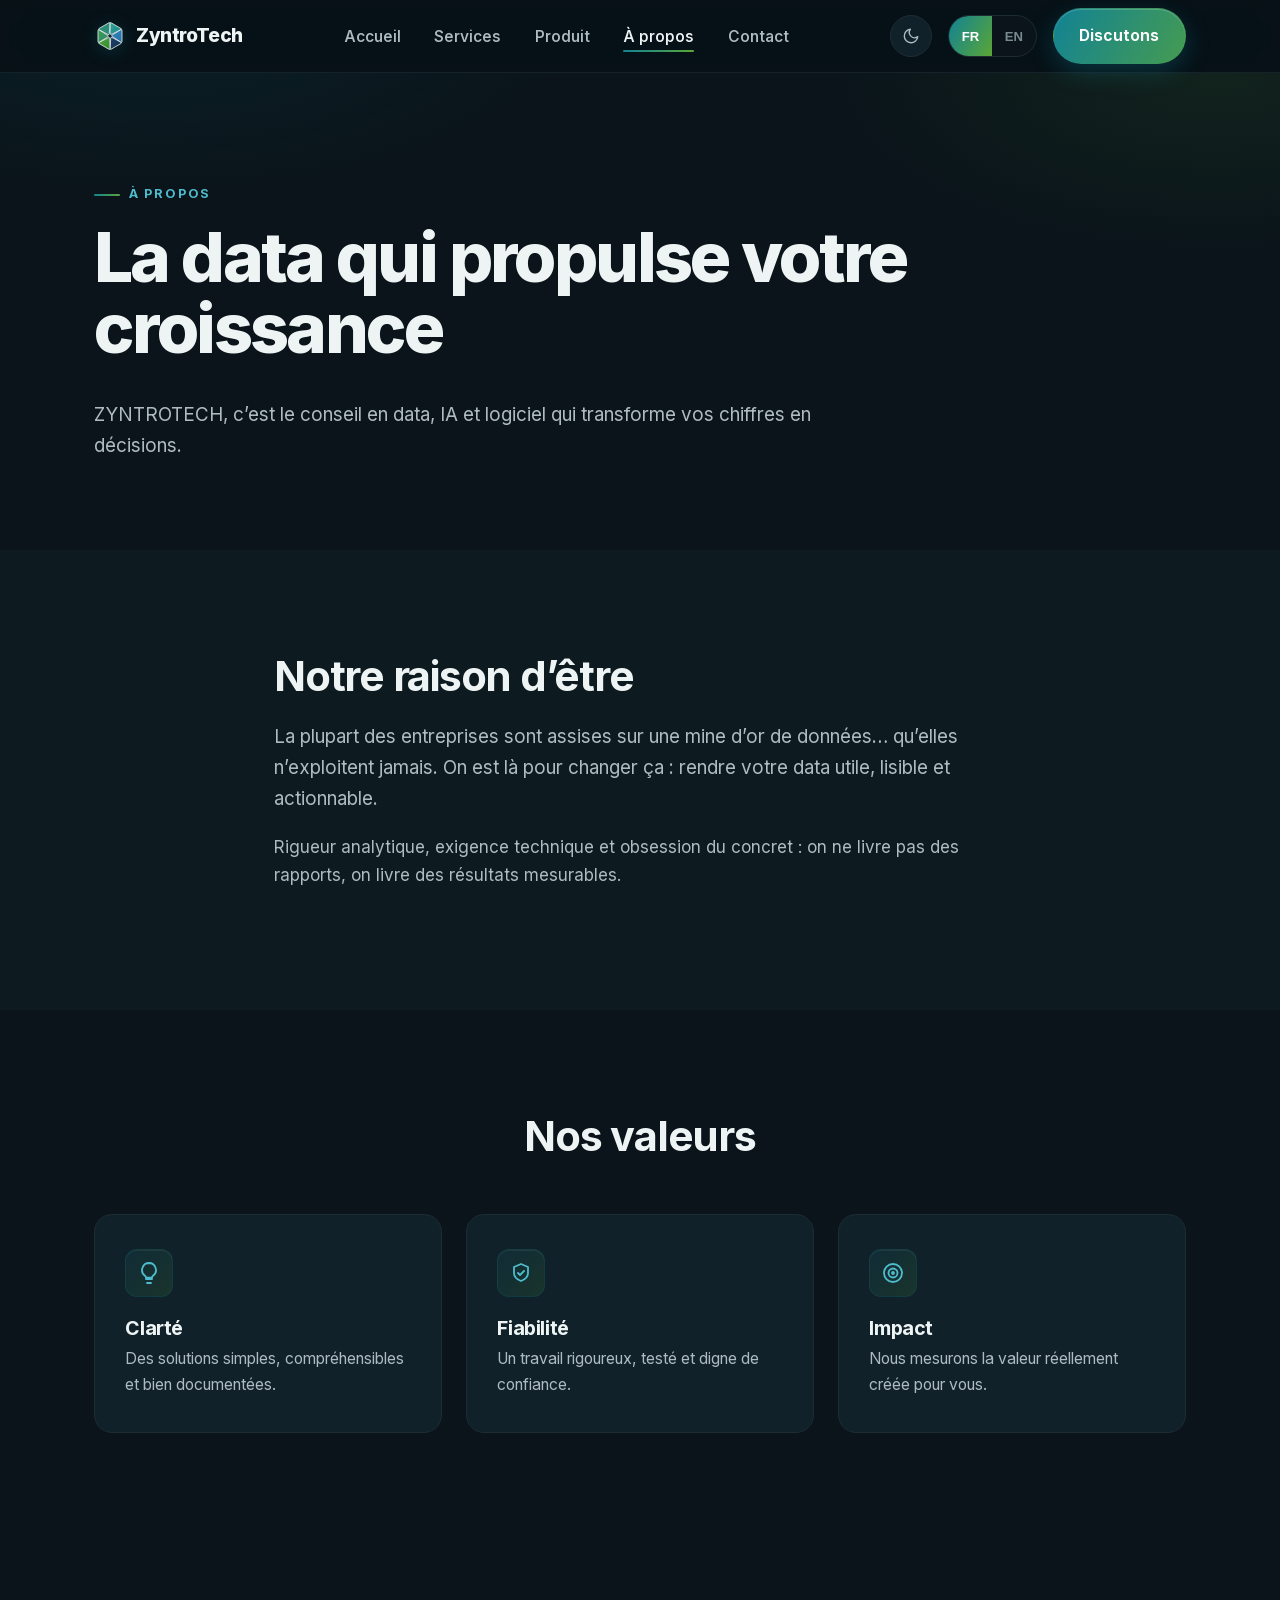
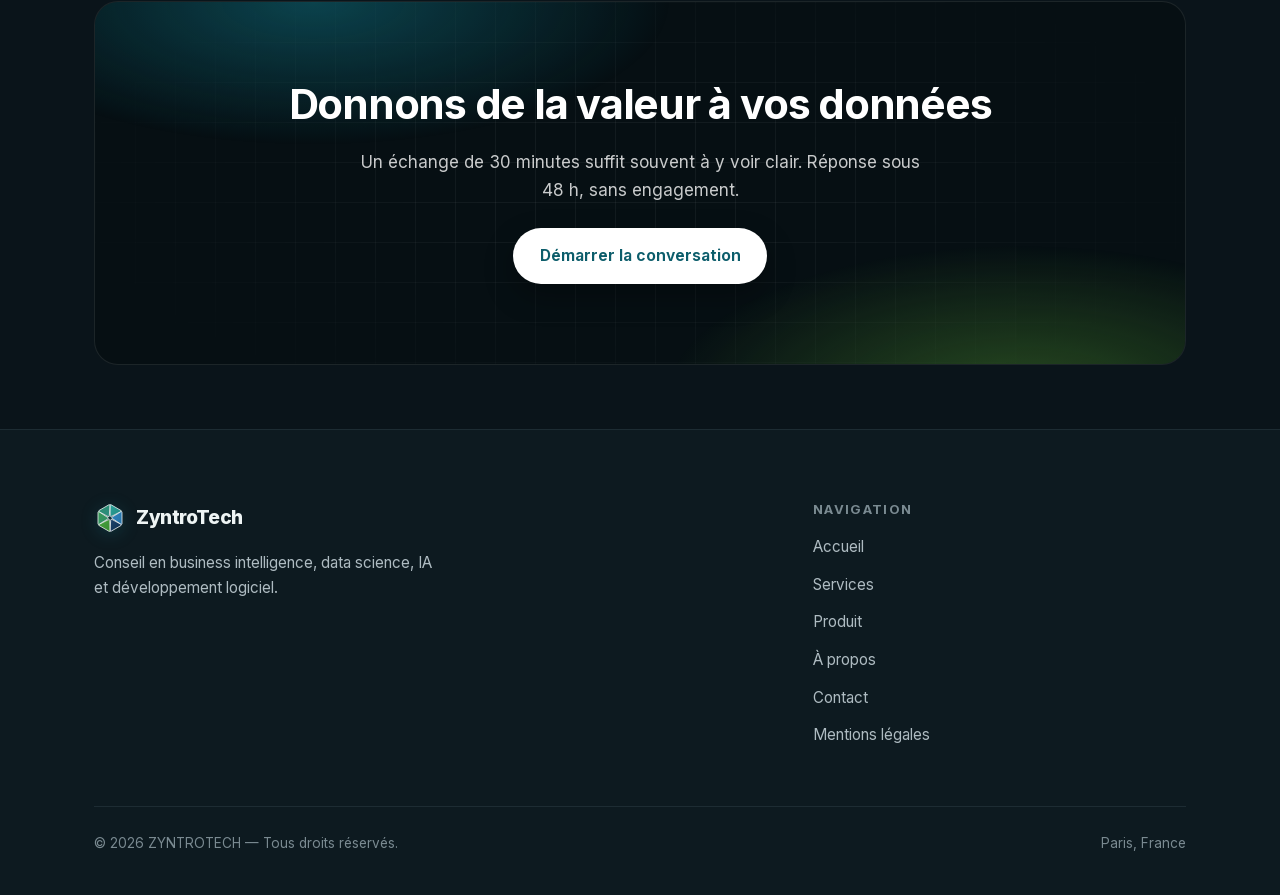
<file: about.html>
<!DOCTYPE html>
<html lang="fr">
<head>
  <meta charset="UTF-8" />
  <meta name="viewport" content="width=device-width, initial-scale=1.0" />
  <meta name="referrer" content="strict-origin-when-cross-origin" />
  <title>À propos — ZYNTROTECH | Conseil Data, IA & Logiciel</title>
  <meta name="description" data-i18n-content="meta.about.desc"
        content="ZYNTROTECH, c’est le conseil en data, IA et logiciel qui transforme vos chiffres en décisions. Basé à Paris, partout en France et à distance." />
  <link rel="canonical" href="https://zyntrotech.com/about.html" />
  <meta name="robots" content="index,follow" />
  <meta name="theme-color" content="#07151a" />
  <meta property="og:type" content="website" />
  <meta property="og:site_name" content="ZYNTROTECH" />
  <meta property="og:locale" content="fr_FR" />
  <meta property="og:url" content="https://zyntrotech.com/about.html" />
  <meta property="og:title" content="À propos — ZYNTROTECH" />
  <meta property="og:description" content="La data qui propulse votre croissance. Conseil en data, IA et logiciel." />
  <meta property="og:image" content="https://zyntrotech.com/assets/og-image.png" />
  <meta property="og:image:width" content="1200" />
  <meta property="og:image:height" content="630" />
  <meta name="twitter:card" content="summary_large_image" />
  <meta name="twitter:title" content="À propos — ZYNTROTECH" />
  <meta name="twitter:description" content="La data qui propulse votre croissance. Conseil en data, IA et logiciel." />
  <meta name="twitter:image" content="https://zyntrotech.com/assets/og-image.png" />
  <link rel="icon" type="image/svg+xml" href="assets/favicon.svg" />
  <link rel="preload" href="assets/fonts/inter-var-latin.woff2" as="font" type="font/woff2" crossorigin />
  <link rel="stylesheet" href="css/style.css" />
</head>
<body data-title-key="meta.about.title">

  <header class="site-header">
    <div class="container nav">
      <a href="/" class="brand">
        <img class="logo-mark" src="assets/logo-mark.svg" alt="ZyntroTech" /> ZyntroTech
      </a>
      <button class="nav-toggle" aria-label="Menu" aria-expanded="false">
        <span></span><span></span><span></span>
      </button>
      <ul class="nav-links">
        <li><a href="/" data-i18n="nav.home">Accueil</a></li>
        <li><a href="services.html" data-i18n="nav.services">Services</a></li>
        <li><a href="/#product" data-i18n="nav.product">Produit</a></li>
        <li><a href="about.html" class="active" data-i18n="nav.about">À propos</a></li>
        <li><a href="contact.html" data-i18n="nav.contact">Contact</a></li>
      </ul>
      <div class="nav-right">
        <button class="theme-toggle" aria-label="Thème" type="button">
          <svg class="i-moon" viewBox="0 0 24 24" fill="none" stroke="currentColor" stroke-width="1.8" stroke-linecap="round" stroke-linejoin="round"><path d="M21 12.8A9 9 0 1 1 11.2 3 7 7 0 0 0 21 12.8Z"/></svg>
          <svg class="i-sun" viewBox="0 0 24 24" fill="none" stroke="currentColor" stroke-width="1.8" stroke-linecap="round" stroke-linejoin="round"><circle cx="12" cy="12" r="4"/><path d="M12 2v2M12 20v2M4.9 4.9l1.4 1.4M17.7 17.7l1.4 1.4M2 12h2M20 12h2M4.9 19.1l1.4-1.4M17.7 6.3l1.4-1.4"/></svg>
        </button>
        <div class="lang-toggle" role="group" aria-label="Language">
          <button data-lang="fr" type="button">FR</button>
          <button data-lang="en" type="button">EN</button>
        </div>
        <a href="contact.html" class="btn btn-primary" data-i18n="nav.cta">Discutons</a>
      </div>
    </div>
  </header>

  <main>
    <section class="hero">
      <div class="container">
        <span class="eyebrow" data-i18n="about.hero.eyebrow">À propos</span>
        <h1 data-i18n="about.hero.title">L’expertise data au service de votre croissance</h1>
        <p class="lead" data-i18n="about.hero.lead">ZYNTROTECH est une société de conseil spécialisée.</p>
      </div>
    </section>

    <section class="bg-alt">
      <div class="container" style="max-width:780px">
        <div class="reveal">
          <h2 data-i18n="about.story.title">Notre raison d’être</h2>
          <p class="lead" data-i18n="about.story.p1">Trop d’entreprises possèdent une mine de données qu’elles n’exploitent pas.</p>
          <p data-i18n="about.story.p2">Nous combinons rigueur analytique et savoir-faire technique.</p>
        </div>
      </div>
    </section>

    <section>
      <div class="container">
        <div class="section-head center reveal">
          <h2 data-i18n="about.values.title">Nos valeurs</h2>
        </div>
        <div class="grid grid-3">
          <article class="card reveal">
            <div class="icon">
              <svg viewBox="0 0 24 24" fill="none" stroke="currentColor" stroke-width="1.8" stroke-linecap="round" stroke-linejoin="round"><path d="M9 18h6"/><path d="M10 22h4"/><path d="M12 2a7 7 0 0 0-4 12.7c.6.5 1 1.2 1 2h6c0-.8.4-1.5 1-2A7 7 0 0 0 12 2Z"/></svg>
            </div>
            <h3 data-i18n="about.v1t">Clarté</h3>
            <p data-i18n="about.v1d">Des solutions simples et bien documentées.</p>
          </article>
          <article class="card reveal">
            <div class="icon">
              <svg viewBox="0 0 24 24" fill="none" stroke="currentColor" stroke-width="1.8" stroke-linecap="round" stroke-linejoin="round"><path d="M12 3 5 6v6c0 4 3 6.5 7 8 4-1.5 7-4 7-8V6l-7-3Z"/><path d="m9 12 2 2 4-4"/></svg>
            </div>
            <h3 data-i18n="about.v2t">Fiabilité</h3>
            <p data-i18n="about.v2d">Un travail rigoureux et digne de confiance.</p>
          </article>
          <article class="card reveal">
            <div class="icon">
              <svg viewBox="0 0 24 24" fill="none" stroke="currentColor" stroke-width="1.8" stroke-linecap="round" stroke-linejoin="round"><circle cx="12" cy="12" r="9"/><circle cx="12" cy="12" r="4.5"/><circle cx="12" cy="12" r="1"/></svg>
            </div>
            <h3 data-i18n="about.v3t">Impact</h3>
            <p data-i18n="about.v3d">Nous mesurons la valeur réellement créée.</p>
          </article>
        </div>
      </div>
    </section>

    <section class="section-tight">
      <div class="container">
        <div class="cta reveal">
          <h2 data-i18n="cta.title">Un projet data ou logiciel en tête ?</h2>
          <p data-i18n="cta.text">Parlons-en.</p>
          <p style="margin-top:1.5rem">
            <a href="contact.html" class="btn btn-primary" data-i18n="cta.btn">Nous contacter</a>
          </p>
        </div>
      </div>
    </section>
  </main>

  <footer class="site-footer">
    <div class="container">
      <div class="footer-top">
        <div>
          <a href="/" class="brand"><img class="logo-mark" src="assets/logo-mark.svg" alt="ZyntroTech" /> ZyntroTech</a>
          <p style="margin-top:1rem" data-i18n="footer.tagline">Conseil en BI, data science et développement logiciel.</p>
        </div>
        <div class="footer-col">
          <h4 data-i18n="footer.nav">Navigation</h4>
          <ul>
            <li><a href="/" data-i18n="nav.home">Accueil</a></li>
            <li><a href="services.html" data-i18n="nav.services">Services</a></li>
            <li><a href="/#product" data-i18n="nav.product">Produit</a></li>
            <li><a href="about.html" data-i18n="nav.about">À propos</a></li>
            <li><a href="contact.html" data-i18n="nav.contact">Contact</a></li>
            <li><a href="legal.html" data-i18n="footer.legallink">Mentions légales</a></li>
          </ul>
        </div>
      </div>
      <div class="footer-bottom">
        <span>© <span data-year>2026</span> ZYNTROTECH — <span data-i18n="footer.rights">Tous droits réservés.</span></span>
        <span>Paris, France</span>
      </div>
    </div>
  </footer>

  <script src="js/translations.js"></script>
  <script src="js/main.js"></script>
</body>
</html>
</file>
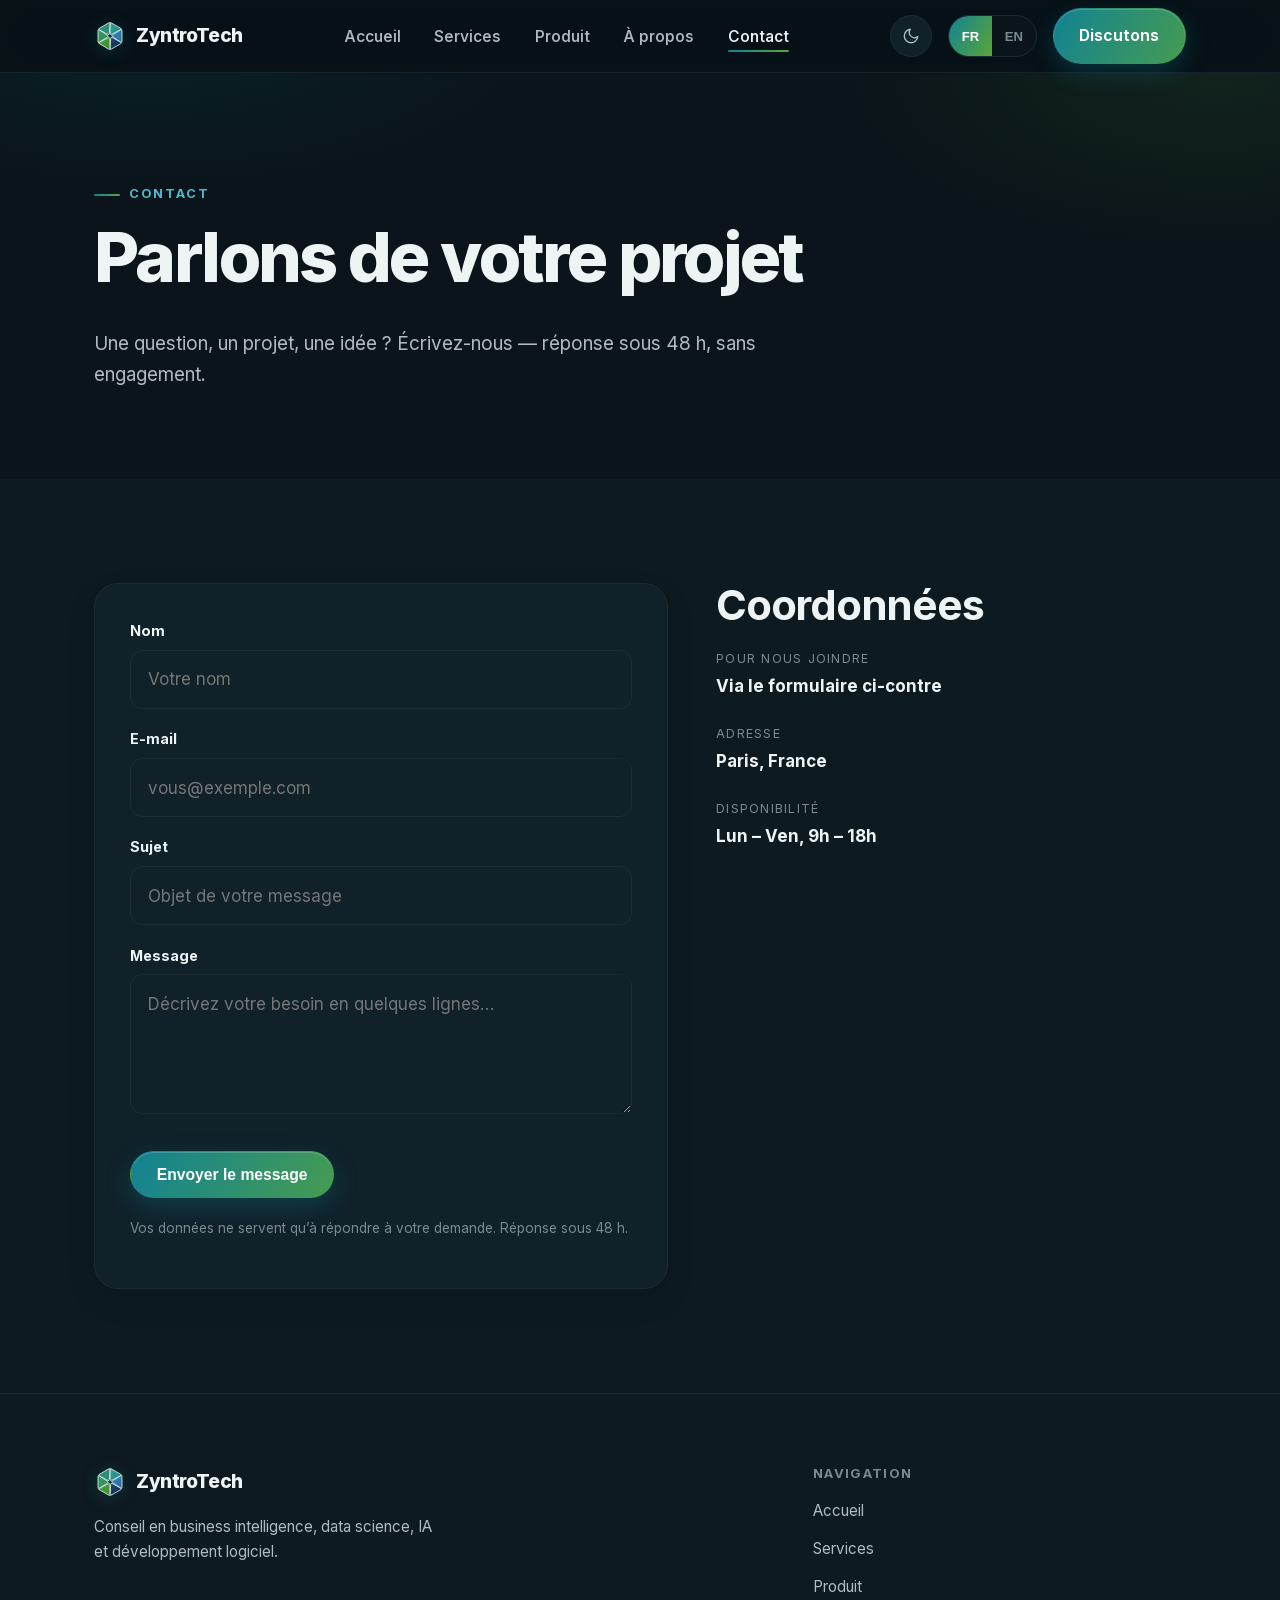
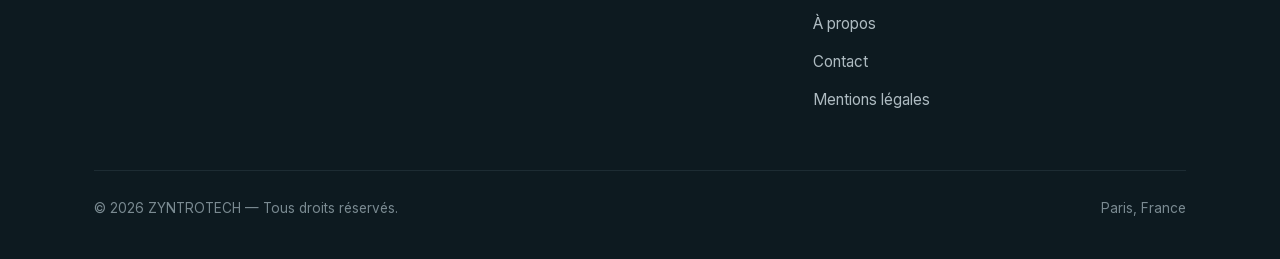
<file: contact.html>
<!DOCTYPE html>
<html lang="fr">
<head>
  <meta charset="UTF-8" />
  <meta name="viewport" content="width=device-width, initial-scale=1.0" />
  <meta name="referrer" content="strict-origin-when-cross-origin" />
  <title>Contact — ZYNTROTECH | Parlons de votre projet data</title>
  <meta name="description" data-i18n-content="meta.contact.desc"
        content="Une question, un projet data, IA ou logiciel ? Contactez ZYNTROTECH à Paris — réponse sous 48 h, sans engagement." />
  <link rel="canonical" href="https://zyntrotech.com/contact.html" />
  <meta name="robots" content="index,follow" />
  <meta name="theme-color" content="#07151a" />
  <meta property="og:type" content="website" />
  <meta property="og:site_name" content="ZYNTROTECH" />
  <meta property="og:locale" content="fr_FR" />
  <meta property="og:url" content="https://zyntrotech.com/contact.html" />
  <meta property="og:title" content="Contact — ZYNTROTECH" />
  <meta property="og:description" content="Parlons de votre projet data, IA ou logiciel. Réponse sous 48 h." />
  <meta property="og:image" content="https://zyntrotech.com/assets/og-image.png" />
  <meta property="og:image:width" content="1200" />
  <meta property="og:image:height" content="630" />
  <meta name="twitter:card" content="summary_large_image" />
  <meta name="twitter:title" content="Contact — ZYNTROTECH" />
  <meta name="twitter:description" content="Parlons de votre projet data, IA ou logiciel. Réponse sous 48 h." />
  <meta name="twitter:image" content="https://zyntrotech.com/assets/og-image.png" />
  <link rel="icon" type="image/svg+xml" href="assets/favicon.svg" />
  <link rel="preload" href="assets/fonts/inter-var-latin.woff2" as="font" type="font/woff2" crossorigin />
  <link rel="stylesheet" href="css/style.css" />
</head>
<body data-title-key="meta.contact.title">

  <header class="site-header">
    <div class="container nav">
      <a href="/" class="brand">
        <img class="logo-mark" src="assets/logo-mark.svg" alt="ZyntroTech" /> ZyntroTech
      </a>
      <button class="nav-toggle" aria-label="Menu" aria-expanded="false">
        <span></span><span></span><span></span>
      </button>
      <ul class="nav-links">
        <li><a href="/" data-i18n="nav.home">Accueil</a></li>
        <li><a href="services.html" data-i18n="nav.services">Services</a></li>
        <li><a href="/#product" data-i18n="nav.product">Produit</a></li>
        <li><a href="about.html" data-i18n="nav.about">À propos</a></li>
        <li><a href="contact.html" class="active" data-i18n="nav.contact">Contact</a></li>
      </ul>
      <div class="nav-right">
        <button class="theme-toggle" aria-label="Thème" type="button">
          <svg class="i-moon" viewBox="0 0 24 24" fill="none" stroke="currentColor" stroke-width="1.8" stroke-linecap="round" stroke-linejoin="round"><path d="M21 12.8A9 9 0 1 1 11.2 3 7 7 0 0 0 21 12.8Z"/></svg>
          <svg class="i-sun" viewBox="0 0 24 24" fill="none" stroke="currentColor" stroke-width="1.8" stroke-linecap="round" stroke-linejoin="round"><circle cx="12" cy="12" r="4"/><path d="M12 2v2M12 20v2M4.9 4.9l1.4 1.4M17.7 17.7l1.4 1.4M2 12h2M20 12h2M4.9 19.1l1.4-1.4M17.7 6.3l1.4-1.4"/></svg>
        </button>
        <div class="lang-toggle" role="group" aria-label="Language">
          <button data-lang="fr" type="button">FR</button>
          <button data-lang="en" type="button">EN</button>
        </div>
        <a href="contact.html" class="btn btn-primary" data-i18n="nav.cta">Discutons</a>
      </div>
    </div>
  </header>

  <main>
    <section class="hero">
      <div class="container">
        <span class="eyebrow" data-i18n="contact.hero.eyebrow">Contact</span>
        <h1 data-i18n="contact.hero.title">Parlons de votre projet</h1>
        <p class="lead" data-i18n="contact.hero.lead">Une question, un besoin, un projet ?</p>
      </div>
    </section>

    <section class="bg-alt">
      <div class="container contact-grid">
        <!-- Formulaire -->
        <form id="contact-form" name="contact" method="POST" action="/merci.html"
              data-netlify="true" netlify-honeypot="bot-field" data-netlify-recaptcha="true"
              class="form form-card reveal">
          <input type="hidden" name="form-name" value="contact" />
          <!-- honeypot anti-robot (ne pas remplir) -->
          <p hidden><label>Ne pas remplir : <input name="bot-field" tabindex="-1" autocomplete="off" /></label></p>
          <div class="field">
            <label for="name" data-i18n="contact.form.name">Nom</label>
            <input id="name" name="name" type="text" required
                   data-i18n-placeholder="contact.form.name.ph" placeholder="Votre nom" />
          </div>
          <div class="field">
            <label for="email" data-i18n="contact.form.email">E-mail</label>
            <input id="email" name="email" type="email" required
                   data-i18n-placeholder="contact.form.email.ph" placeholder="vous@exemple.com" />
          </div>
          <div class="field">
            <label for="subject" data-i18n="contact.form.subject">Sujet</label>
            <input id="subject" name="subject" type="text"
                   data-i18n-placeholder="contact.form.subject.ph" placeholder="Objet de votre message" />
          </div>
          <div class="field">
            <label for="message" data-i18n="contact.form.message">Message</label>
            <textarea id="message" name="message" required
                      data-i18n-placeholder="contact.form.message.ph" placeholder="Décrivez votre besoin…"></textarea>
          </div>
          <!-- CAPTCHA vérifié côté serveur (Netlify) -->
          <div data-netlify-recaptcha="true" class="captcha"></div>
          <div>
            <button type="submit" class="btn btn-primary" data-i18n="contact.form.send">Envoyer le message</button>
          </div>
          <p class="form-note" data-i18n="contact.form.note">Formulaire protégé contre le spam. Vos données ne servent qu’à répondre à votre demande.</p>
        </form>

        <!-- Coordonnées -->
        <div class="contact-info reveal">
          <h2 data-i18n="contact.info.title">Coordonnées</h2>
          <div class="item">
            <div class="k" data-i18n="contact.info.way">Pour nous joindre</div>
            <div class="v" data-i18n="contact.info.wayv">Via le formulaire ci-contre</div>
          </div>
          <div class="item">
            <div class="k" data-i18n="contact.info.addr">Localisation</div>
            <div class="v">Paris, France</div>
          </div>
          <div class="item">
            <div class="k" data-i18n="contact.info.hours">Disponibilité</div>
            <div class="v" data-i18n="contact.info.hoursv">Lun – Ven, 9h – 18h</div>
          </div>
        </div>
      </div>
    </section>
  </main>

  <footer class="site-footer">
    <div class="container">
      <div class="footer-top">
        <div>
          <a href="/" class="brand"><img class="logo-mark" src="assets/logo-mark.svg" alt="ZyntroTech" /> ZyntroTech</a>
          <p style="margin-top:1rem" data-i18n="footer.tagline">Conseil en BI, data science et développement logiciel.</p>
        </div>
        <div class="footer-col">
          <h4 data-i18n="footer.nav">Navigation</h4>
          <ul>
            <li><a href="/" data-i18n="nav.home">Accueil</a></li>
            <li><a href="services.html" data-i18n="nav.services">Services</a></li>
            <li><a href="/#product" data-i18n="nav.product">Produit</a></li>
            <li><a href="about.html" data-i18n="nav.about">À propos</a></li>
            <li><a href="contact.html" data-i18n="nav.contact">Contact</a></li>
            <li><a href="legal.html" data-i18n="footer.legallink">Mentions légales</a></li>
          </ul>
        </div>
      </div>
      <div class="footer-bottom">
        <span>© <span data-year>2026</span> ZYNTROTECH — <span data-i18n="footer.rights">Tous droits réservés.</span></span>
        <span>Paris, France</span>
      </div>
    </div>
  </footer>

  <script src="js/translations.js"></script>
  <script src="js/main.js"></script>
</body>
</html>
</file>
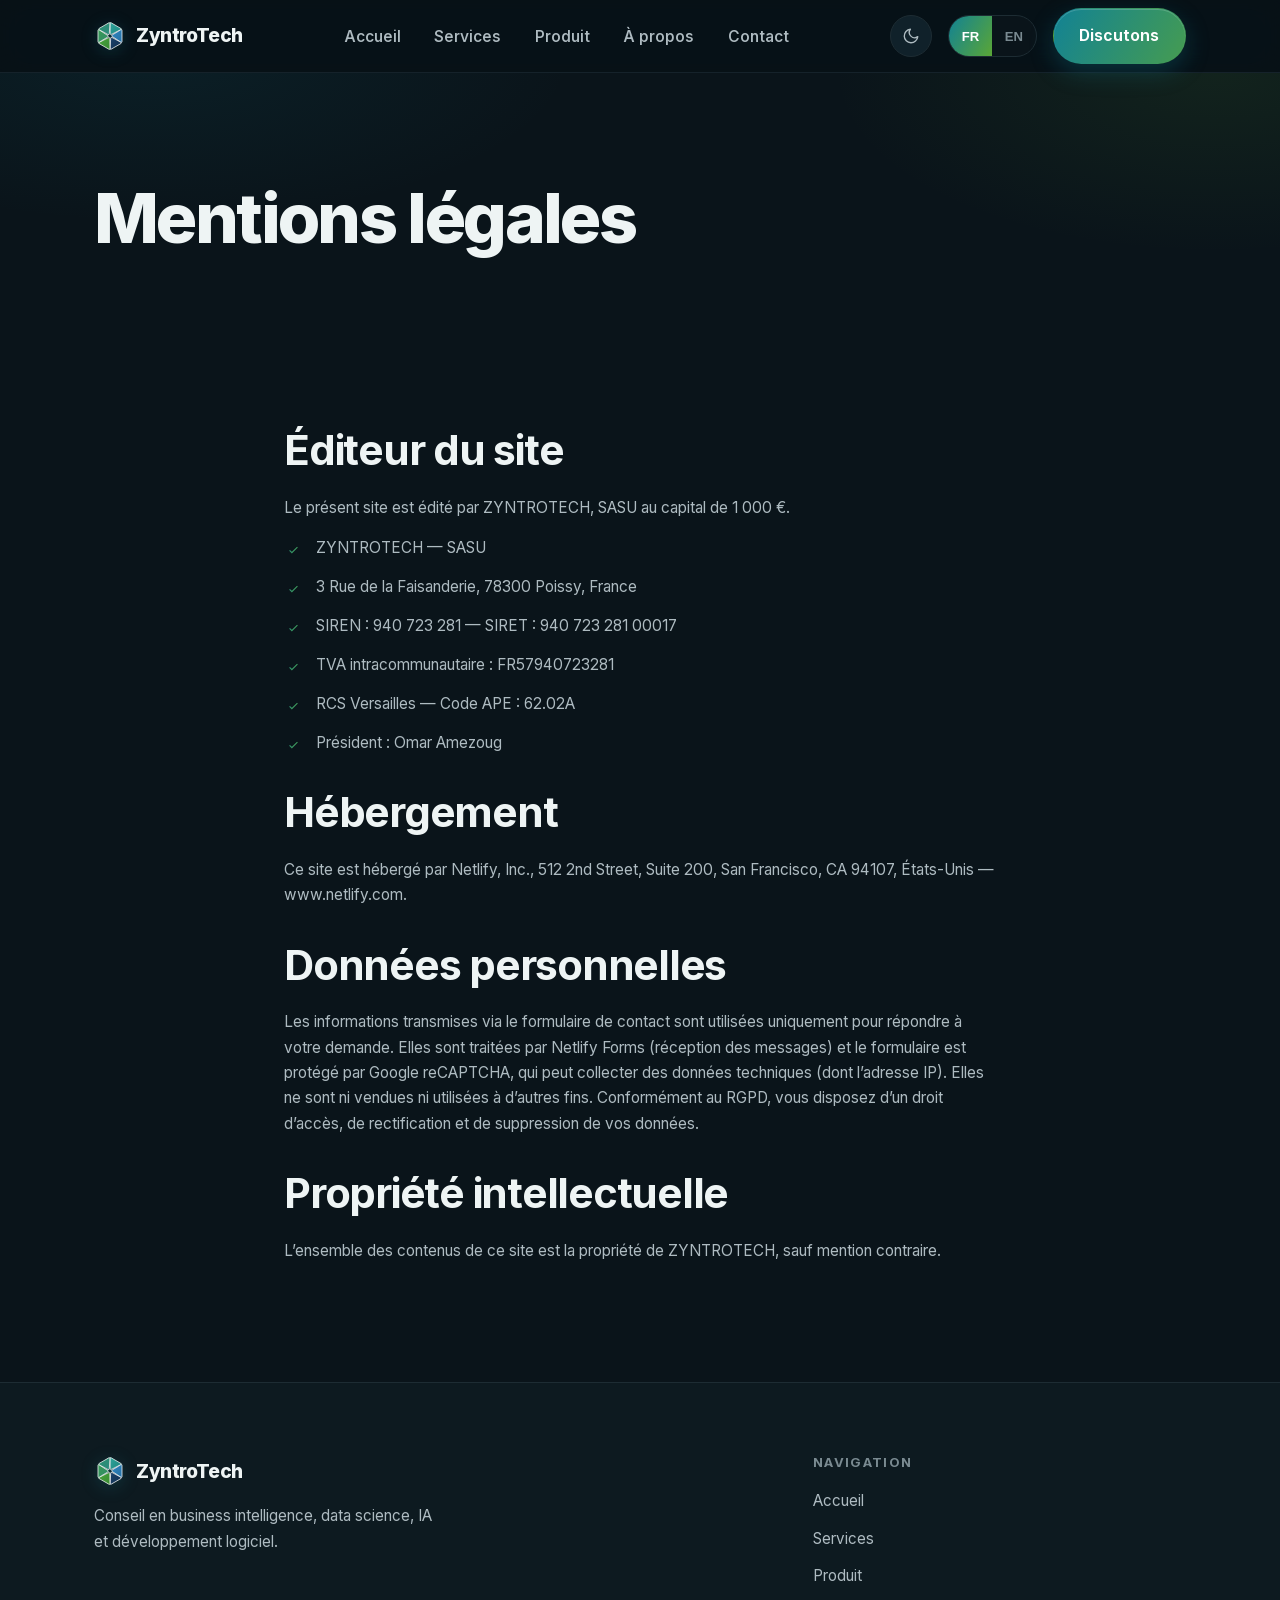
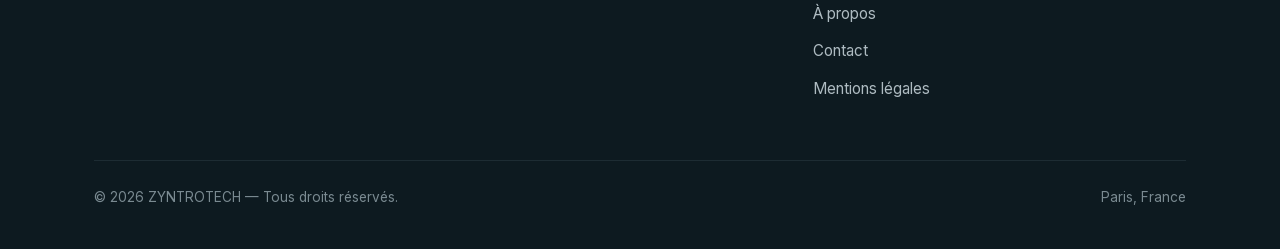
<file: legal.html>
<!DOCTYPE html>
<html lang="fr">
<head>
  <meta charset="UTF-8" />
  <meta name="viewport" content="width=device-width, initial-scale=1.0" />
  <meta name="referrer" content="strict-origin-when-cross-origin" />
  <title>Mentions légales — ZYNTROTECH</title>
  <meta name="robots" content="noindex,follow" />
  <link rel="canonical" href="https://zyntrotech.com/legal.html" />
  <meta name="theme-color" content="#07151a" />
  <meta property="og:type" content="website" />
  <meta property="og:site_name" content="ZYNTROTECH" />
  <meta property="og:url" content="https://zyntrotech.com/legal.html" />
  <meta property="og:title" content="Mentions légales — ZYNTROTECH" />
  <meta property="og:image" content="https://zyntrotech.com/assets/og-image.png" />
  <link rel="icon" type="image/svg+xml" href="assets/favicon.svg" />
  <link rel="preload" href="assets/fonts/inter-var-latin.woff2" as="font" type="font/woff2" crossorigin />
  <link rel="stylesheet" href="css/style.css" />
</head>
<body data-title-key="meta.legal.title">

  <header class="site-header">
    <div class="container nav">
      <a href="/" class="brand">
        <img class="logo-mark" src="assets/logo-mark.svg" alt="ZyntroTech" /> ZyntroTech
      </a>
      <button class="nav-toggle" aria-label="Menu" aria-expanded="false">
        <span></span><span></span><span></span>
      </button>
      <ul class="nav-links">
        <li><a href="/" data-i18n="nav.home">Accueil</a></li>
        <li><a href="services.html" data-i18n="nav.services">Services</a></li>
        <li><a href="/#product" data-i18n="nav.product">Produit</a></li>
        <li><a href="about.html" data-i18n="nav.about">À propos</a></li>
        <li><a href="contact.html" data-i18n="nav.contact">Contact</a></li>
      </ul>
      <div class="nav-right">
        <button class="theme-toggle" aria-label="Thème" type="button">
          <svg class="i-moon" viewBox="0 0 24 24" fill="none" stroke="currentColor" stroke-width="1.8" stroke-linecap="round" stroke-linejoin="round"><path d="M21 12.8A9 9 0 1 1 11.2 3 7 7 0 0 0 21 12.8Z"/></svg>
          <svg class="i-sun" viewBox="0 0 24 24" fill="none" stroke="currentColor" stroke-width="1.8" stroke-linecap="round" stroke-linejoin="round"><circle cx="12" cy="12" r="4"/><path d="M12 2v2M12 20v2M4.9 4.9l1.4 1.4M17.7 17.7l1.4 1.4M2 12h2M20 12h2M4.9 19.1l1.4-1.4M17.7 6.3l1.4-1.4"/></svg>
        </button>
        <div class="lang-toggle" role="group" aria-label="Language">
          <button data-lang="fr" type="button">FR</button>
          <button data-lang="en" type="button">EN</button>
        </div>
        <a href="contact.html" class="btn btn-primary" data-i18n="nav.cta">Discutons</a>
      </div>
    </div>
  </header>

  <main>
    <section class="hero" style="padding-bottom:0">
      <div class="container">
        <h1 data-i18n="legal.title">Mentions légales</h1>
      </div>
    </section>

    <section class="legal">
      <div class="container" style="max-width:760px">
        <h2 data-i18n="legal.editor.h">Éditeur du site</h2>
        <p data-i18n="legal.editor.p">Le présent site est édité par ZYNTROTECH, SASU au capital de 1 000 €.</p>
        <ul class="ticks">
          <li>ZYNTROTECH — SASU</li>
          <li>3 Rue de la Faisanderie, 78300 Poissy, France</li>
          <li>SIREN : 940 723 281 — SIRET : 940 723 281 00017</li>
          <li>TVA intracommunautaire : FR57940723281</li>
          <li>RCS Versailles — Code APE : 62.02A</li>
          <li><span data-i18n="about.facts.dirlbl">Président</span> : Omar Amezoug</li>
        </ul>

        <h2 data-i18n="legal.host.h">Hébergement</h2>
        <p data-i18n="legal.host.p">Ce site est hébergé par Netlify, Inc., 512 2nd Street, Suite 200, San Francisco, CA 94107, États-Unis — www.netlify.com.</p>

        <h2 data-i18n="legal.data.h">Données personnelles</h2>
        <p data-i18n="legal.data.p">Les informations transmises via le formulaire de contact sont utilisées uniquement pour répondre à votre demande. Elles sont traitées par Netlify Forms (réception des messages) et le formulaire est protégé par Google reCAPTCHA, qui peut collecter des données techniques (dont l’adresse IP). Elles ne sont ni vendues ni utilisées à d’autres fins. Conformément au RGPD, vous disposez d’un droit d’accès, de rectification et de suppression de vos données.</p>

        <h2 data-i18n="legal.ip.h">Propriété intellectuelle</h2>
        <p data-i18n="legal.ip.p">L’ensemble des contenus de ce site est la propriété de ZYNTROTECH.</p>
      </div>
    </section>
  </main>

  <footer class="site-footer">
    <div class="container">
      <div class="footer-top">
        <div>
          <a href="/" class="brand"><img class="logo-mark" src="assets/logo-mark.svg" alt="ZyntroTech" /> ZyntroTech</a>
          <p style="margin-top:1rem" data-i18n="footer.tagline">Conseil en BI, data science et développement logiciel.</p>
        </div>
        <div class="footer-col">
          <h4 data-i18n="footer.nav">Navigation</h4>
          <ul>
            <li><a href="/" data-i18n="nav.home">Accueil</a></li>
            <li><a href="services.html" data-i18n="nav.services">Services</a></li>
            <li><a href="/#product" data-i18n="nav.product">Produit</a></li>
            <li><a href="about.html" data-i18n="nav.about">À propos</a></li>
            <li><a href="contact.html" data-i18n="nav.contact">Contact</a></li>
            <li><a href="legal.html" data-i18n="footer.legallink">Mentions légales</a></li>
          </ul>
        </div>
      </div>
      <div class="footer-bottom">
        <span>© <span data-year>2026</span> ZYNTROTECH — <span data-i18n="footer.rights">Tous droits réservés.</span></span>
        <span>Paris, France</span>
      </div>
    </div>
  </footer>

  <script src="js/translations.js"></script>
  <script src="js/main.js"></script>
</body>
</html>
</file>
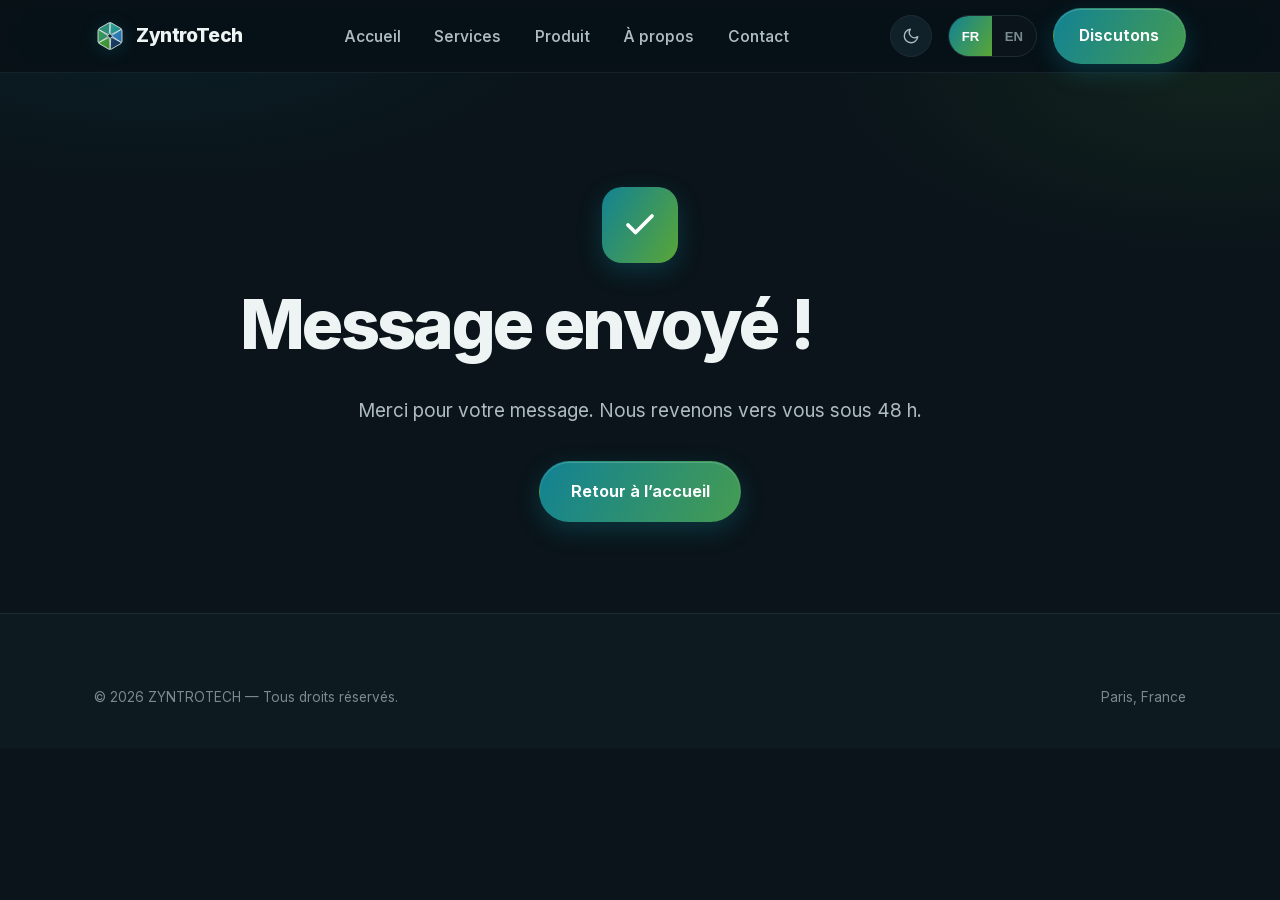
<file: merci.html>
<!DOCTYPE html>
<html lang="fr">
<head>
  <meta charset="UTF-8" />
  <meta name="viewport" content="width=device-width, initial-scale=1.0" />
  <meta http-equiv="Content-Security-Policy" content="default-src 'self'; img-src 'self' data:; style-src 'self' 'unsafe-inline' https://fonts.googleapis.com; font-src 'self' https://fonts.gstatic.com; script-src 'self'; connect-src 'self'; form-action 'self'; base-uri 'self'; object-src 'none'; upgrade-insecure-requests" />
  <meta name="referrer" content="strict-origin-when-cross-origin" />
  <title>Message envoyé — ZYNTROTECH</title>
  <meta name="robots" content="noindex,follow" />
  <meta name="theme-color" content="#07151a" />
  <link rel="icon" type="image/svg+xml" href="assets/favicon.svg" />
  <link rel="preconnect" href="https://fonts.googleapis.com" />
  <link rel="preconnect" href="https://fonts.gstatic.com" crossorigin />
  <link href="https://fonts.googleapis.com/css2?family=Inter:wght@400;500;600;700;800&display=swap" rel="stylesheet" />
  <link rel="stylesheet" href="css/style.css" />
</head>
<body data-title-key="meta.merci.title">

  <header class="site-header">
    <div class="container nav">
      <a href="index.html" class="brand">
        <img class="logo-mark" src="assets/logo-mark.svg" alt="ZyntroTech" /> ZyntroTech
      </a>
      <button class="nav-toggle" aria-label="Menu" aria-expanded="false">
        <span></span><span></span><span></span>
      </button>
      <ul class="nav-links">
        <li><a href="index.html" data-i18n="nav.home">Accueil</a></li>
        <li><a href="services.html" data-i18n="nav.services">Services</a></li>
        <li><a href="index.html#product" data-i18n="nav.product">Produit</a></li>
        <li><a href="about.html" data-i18n="nav.about">À propos</a></li>
        <li><a href="contact.html" data-i18n="nav.contact">Contact</a></li>
      </ul>
      <div class="nav-right">
        <button class="theme-toggle" aria-label="Thème" type="button">
          <svg class="i-moon" viewBox="0 0 24 24" fill="none" stroke="currentColor" stroke-width="1.8" stroke-linecap="round" stroke-linejoin="round"><path d="M21 12.8A9 9 0 1 1 11.2 3 7 7 0 0 0 21 12.8Z"/></svg>
          <svg class="i-sun" viewBox="0 0 24 24" fill="none" stroke="currentColor" stroke-width="1.8" stroke-linecap="round" stroke-linejoin="round"><circle cx="12" cy="12" r="4"/><path d="M12 2v2M12 20v2M4.9 4.9l1.4 1.4M17.7 17.7l1.4 1.4M2 12h2M20 12h2M4.9 19.1l1.4-1.4M17.7 6.3l1.4-1.4"/></svg>
        </button>
        <div class="lang-toggle" role="group" aria-label="Language">
          <button data-lang="fr" type="button">FR</button>
          <button data-lang="en" type="button">EN</button>
        </div>
        <a href="contact.html" class="btn btn-primary" data-i18n="nav.cta">Discutons</a>
      </div>
    </div>
  </header>

  <main>
    <section class="hero" style="text-align:center; min-height:60vh; display:flex; align-items:center">
      <div class="container">
        <div style="width:76px;height:76px;margin:0 auto 1.6rem;border-radius:20px;display:grid;place-items:center;background:var(--grad-soft);box-shadow:var(--glow);color:#fff">
          <svg width="36" height="36" viewBox="0 0 24 24" fill="none" stroke="currentColor" stroke-width="2.5" stroke-linecap="round" stroke-linejoin="round"><path d="M20 6 9 17l-5-5"/></svg>
        </div>
        <h1 data-i18n="merci.h">Message envoyé !</h1>
        <p class="lead" style="margin:1rem auto 0" data-i18n="merci.p">Merci pour votre message. Nous revenons vers vous sous 48 h.</p>
        <p style="margin-top:2.2rem">
          <a href="index.html" class="btn btn-primary btn-lg" data-i18n="merci.btn">Retour à l’accueil</a>
        </p>
      </div>
    </section>
  </main>

  <footer class="site-footer">
    <div class="container">
      <div class="footer-bottom" style="border-top:0; padding-top:0">
        <span>© <span data-year>2026</span> ZYNTROTECH — <span data-i18n="footer.rights">Tous droits réservés.</span></span>
        <span>Paris, France</span>
      </div>
    </div>
  </footer>

  <script src="js/translations.js"></script>
  <script src="js/main.js"></script>
</body>
</html>
</file>
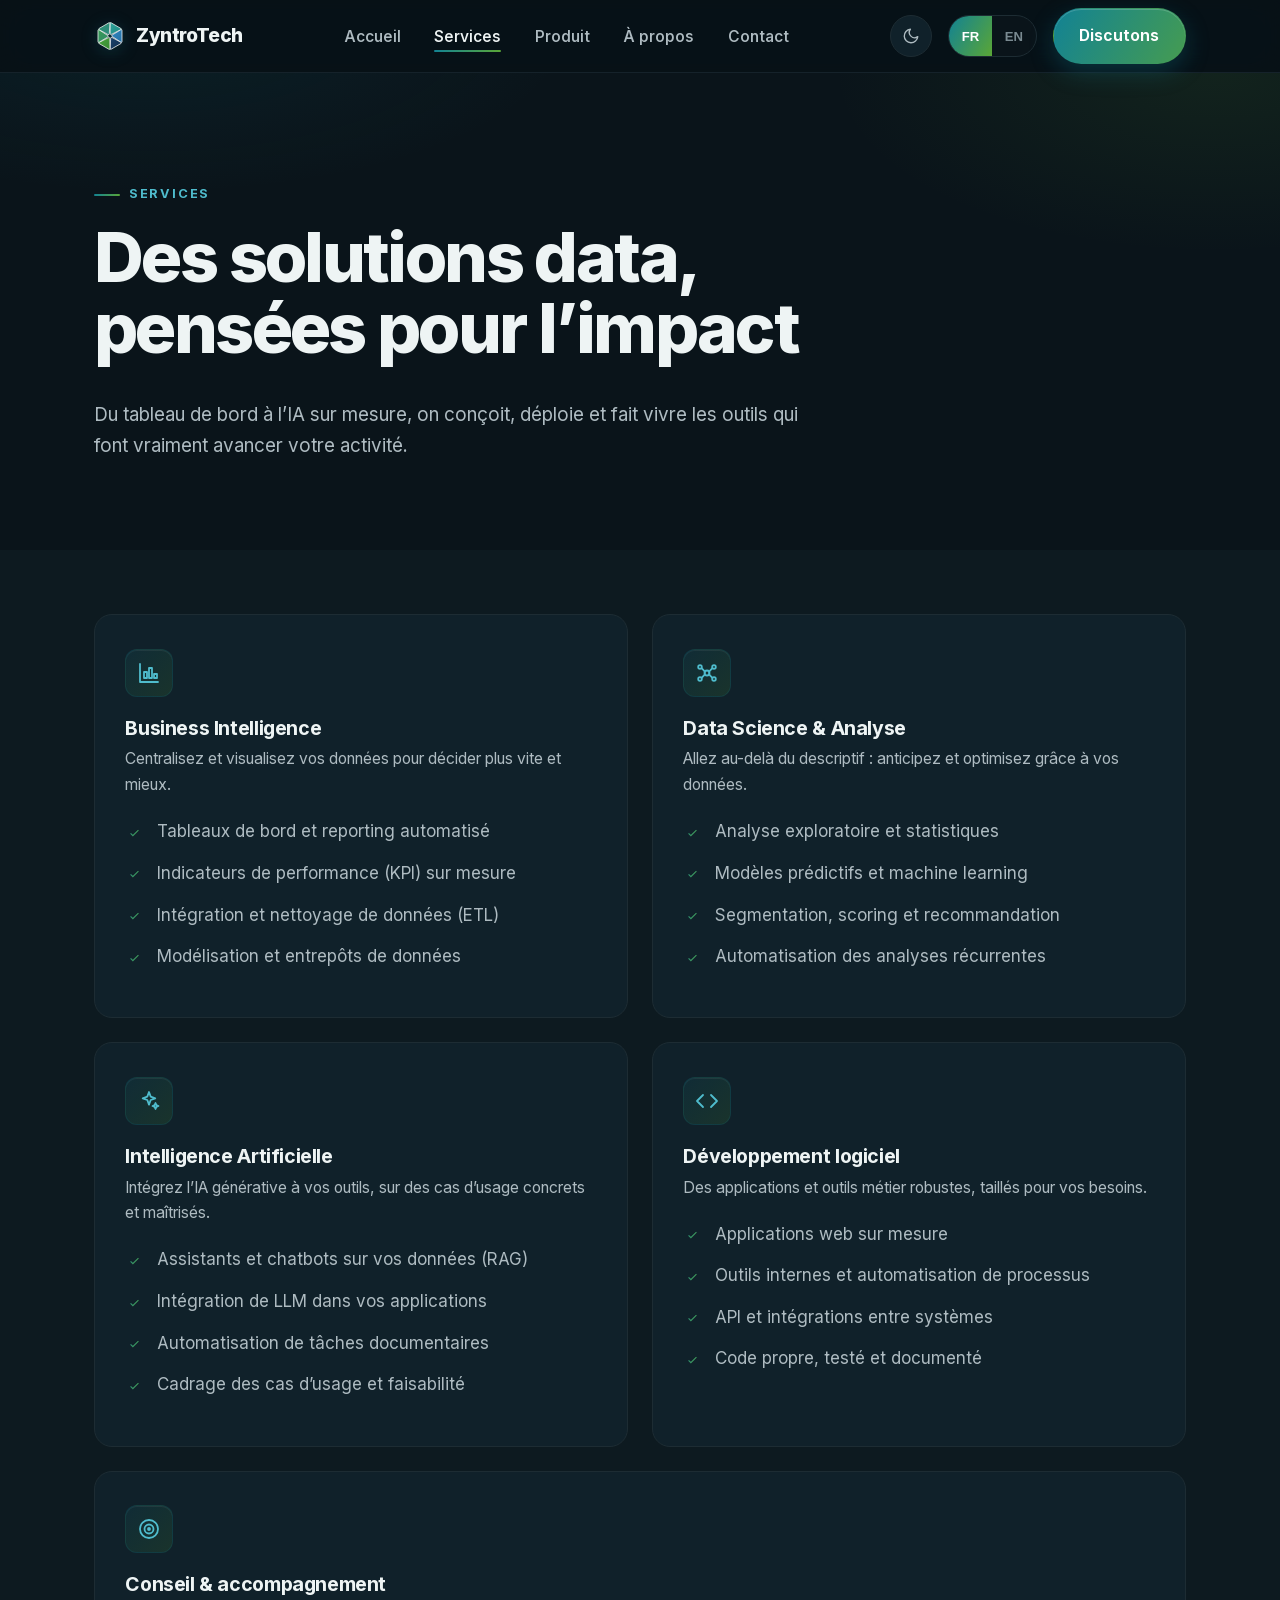
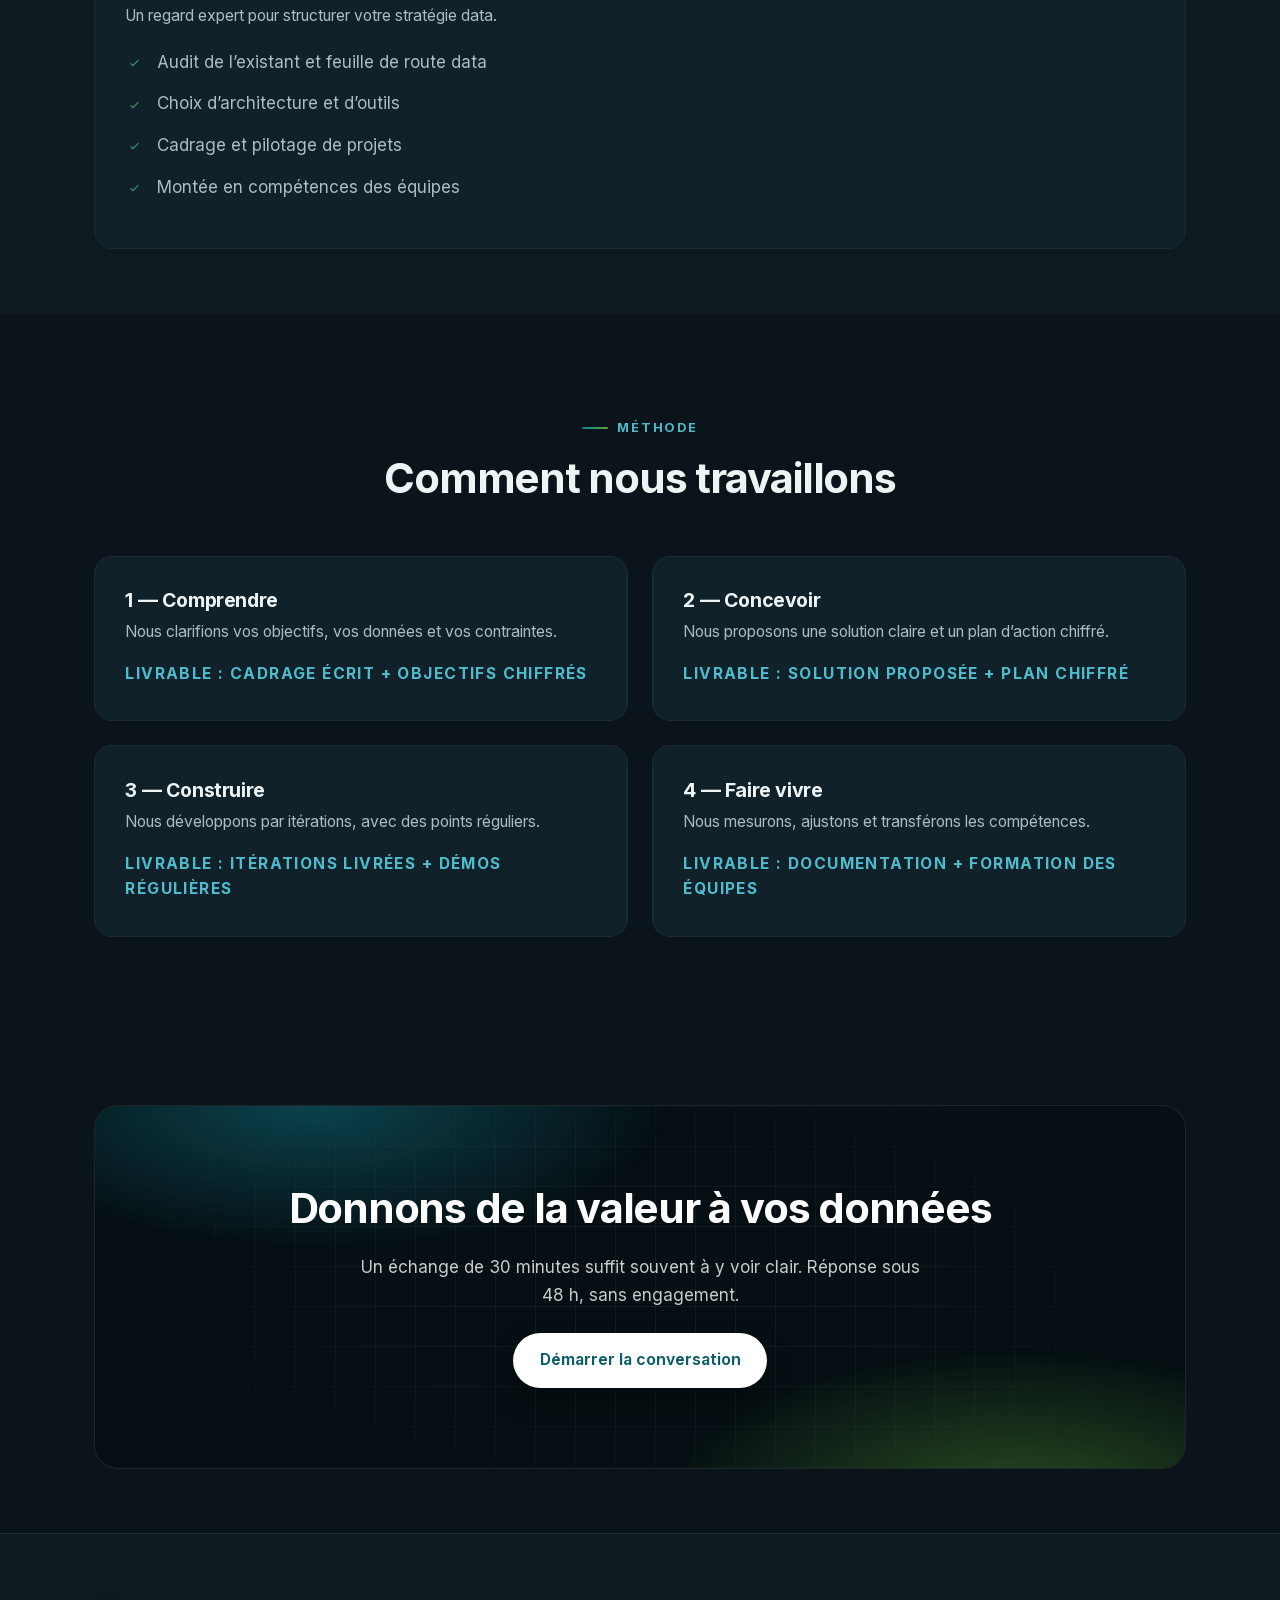
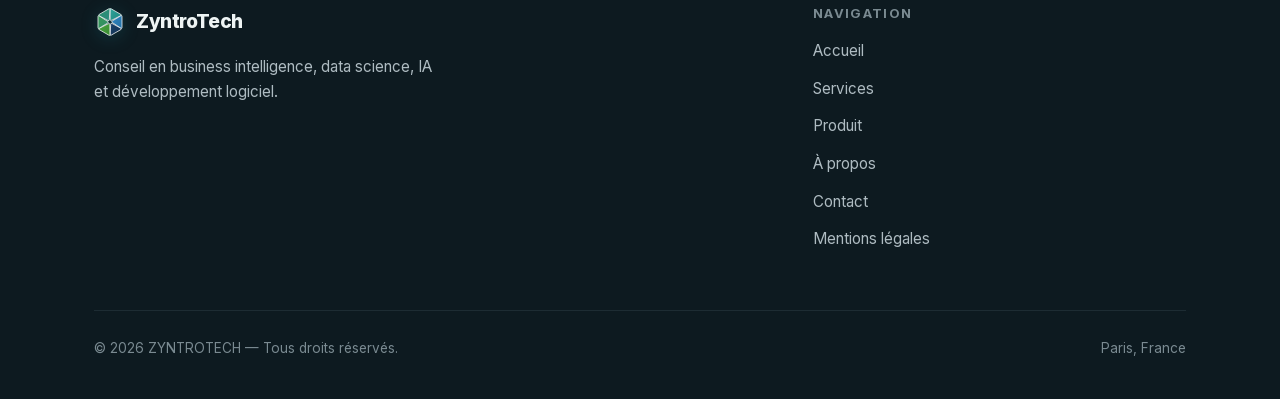
<file: services.html>
<!DOCTYPE html>
<html lang="fr">
<head>
  <meta charset="UTF-8" />
  <meta name="viewport" content="width=device-width, initial-scale=1.0" />
  <meta name="referrer" content="strict-origin-when-cross-origin" />
  <title>Services — Data, BI, IA & Logiciel | ZYNTROTECH</title>
  <meta name="description" data-i18n-content="meta.services.desc"
        content="Du tableau de bord à l’IA sur mesure : business intelligence, data science, intelligence artificielle et développement logiciel par ZYNTROTECH." />
  <link rel="canonical" href="https://zyntrotech.com/services.html" />
  <meta name="robots" content="index,follow" />
  <meta name="theme-color" content="#07151a" />
  <meta property="og:type" content="website" />
  <meta property="og:site_name" content="ZYNTROTECH" />
  <meta property="og:locale" content="fr_FR" />
  <meta property="og:url" content="https://zyntrotech.com/services.html" />
  <meta property="og:title" content="Services — Data, BI, IA & Logiciel | ZYNTROTECH" />
  <meta property="og:description" content="Business intelligence, data science, IA et développement logiciel — conçus pour l’impact." />
  <meta property="og:image" content="https://zyntrotech.com/assets/og-image.png" />
  <meta property="og:image:width" content="1200" />
  <meta property="og:image:height" content="630" />
  <meta name="twitter:card" content="summary_large_image" />
  <meta name="twitter:title" content="Services — Data, BI, IA & Logiciel | ZYNTROTECH" />
  <meta name="twitter:description" content="Business intelligence, data science, IA et développement logiciel — conçus pour l’impact." />
  <meta name="twitter:image" content="https://zyntrotech.com/assets/og-image.png" />
  <link rel="icon" type="image/svg+xml" href="assets/favicon.svg" />
  <link rel="preload" href="assets/fonts/inter-var-latin.woff2" as="font" type="font/woff2" crossorigin />
  <link rel="stylesheet" href="css/style.css" />
</head>
<body data-title-key="meta.services.title">

  <header class="site-header">
    <div class="container nav">
      <a href="/" class="brand">
        <img class="logo-mark" src="assets/logo-mark.svg" alt="ZyntroTech" /> ZyntroTech
      </a>
      <button class="nav-toggle" aria-label="Menu" aria-expanded="false">
        <span></span><span></span><span></span>
      </button>
      <ul class="nav-links">
        <li><a href="/" data-i18n="nav.home">Accueil</a></li>
        <li><a href="services.html" class="active" data-i18n="nav.services">Services</a></li>
        <li><a href="/#product" data-i18n="nav.product">Produit</a></li>
        <li><a href="about.html" data-i18n="nav.about">À propos</a></li>
        <li><a href="contact.html" data-i18n="nav.contact">Contact</a></li>
      </ul>
      <div class="nav-right">
        <button class="theme-toggle" aria-label="Thème" type="button">
          <svg class="i-moon" viewBox="0 0 24 24" fill="none" stroke="currentColor" stroke-width="1.8" stroke-linecap="round" stroke-linejoin="round"><path d="M21 12.8A9 9 0 1 1 11.2 3 7 7 0 0 0 21 12.8Z"/></svg>
          <svg class="i-sun" viewBox="0 0 24 24" fill="none" stroke="currentColor" stroke-width="1.8" stroke-linecap="round" stroke-linejoin="round"><circle cx="12" cy="12" r="4"/><path d="M12 2v2M12 20v2M4.9 4.9l1.4 1.4M17.7 17.7l1.4 1.4M2 12h2M20 12h2M4.9 19.1l1.4-1.4M17.7 6.3l1.4-1.4"/></svg>
        </button>
        <div class="lang-toggle" role="group" aria-label="Language">
          <button data-lang="fr" type="button">FR</button>
          <button data-lang="en" type="button">EN</button>
        </div>
        <a href="contact.html" class="btn btn-primary" data-i18n="nav.cta">Discutons</a>
      </div>
    </div>
  </header>

  <main>
    <!-- Hero -->
    <section class="hero">
      <div class="container">
        <span class="eyebrow" data-i18n="services.hero.eyebrow">Services</span>
        <h1 data-i18n="services.hero.title">Des solutions data conçues pour l’action</h1>
        <p class="lead" data-i18n="services.hero.lead">ZYNTROTECH conçoit, déploie et fait évoluer vos solutions.</p>
      </div>
    </section>

    <!-- Services détaillés -->
    <section class="bg-alt section-tight">
      <div class="container">
        <div class="grid grid-2">
          <article class="card reveal">
            <div class="icon">
              <svg viewBox="0 0 24 24" fill="none" stroke="currentColor" stroke-width="1.8" stroke-linecap="round" stroke-linejoin="round"><path d="M3 3v18h18"/><rect x="7" y="11" width="3" height="6"/><rect x="12" y="7" width="3" height="10"/><rect x="17" y="13" width="3" height="4"/></svg>
            </div>
            <h3 data-i18n="services.bi.title">Business Intelligence</h3>
            <p data-i18n="services.bi.text">Centralisez et visualisez vos données.</p>
            <ul class="ticks" style="margin-top:1.2rem">
              <li data-i18n="services.bi.b1">Tableaux de bord et reporting automatisé</li>
              <li data-i18n="services.bi.b2">Indicateurs de performance sur mesure</li>
              <li data-i18n="services.bi.b3">Intégration et nettoyage de données (ETL)</li>
              <li data-i18n="services.bi.b4">Modélisation et entrepôts de données</li>
            </ul>
          </article>

          <article class="card reveal">
            <div class="icon">
              <svg viewBox="0 0 24 24" fill="none" stroke="currentColor" stroke-width="1.8" stroke-linecap="round" stroke-linejoin="round"><circle cx="12" cy="12" r="2.5"/><circle cx="5" cy="6" r="1.8"/><circle cx="19" cy="6" r="1.8"/><circle cx="5" cy="18" r="1.8"/><circle cx="19" cy="18" r="1.8"/><path d="m6.6 7.2 3.6 3.6M17.4 7.2l-3.6 3.6M6.6 16.8l3.6-3.6M17.4 16.8l-3.6-3.6"/></svg>
            </div>
            <h3 data-i18n="services.ds.title">Data Science & Analyse</h3>
            <p data-i18n="services.ds.text">Anticipez et optimisez grâce à vos données.</p>
            <ul class="ticks" style="margin-top:1.2rem">
              <li data-i18n="services.ds.b1">Analyse exploratoire et statistiques</li>
              <li data-i18n="services.ds.b2">Modèles prédictifs et machine learning</li>
              <li data-i18n="services.ds.b3">Segmentation, scoring et recommandation</li>
              <li data-i18n="services.ds.b4">Automatisation des analyses récurrentes</li>
            </ul>
          </article>

          <article class="card reveal">
            <div class="icon">
              <svg viewBox="0 0 24 24" fill="none" stroke="currentColor" stroke-width="1.8" stroke-linecap="round" stroke-linejoin="round"><path d="M12 3l1.7 4.6L18.3 9.3l-4.6 1.7L12 15.6l-1.7-4.6L5.7 9.3l4.6-1.7z"/><path d="M18.5 14l.9 2.1 2.1.9-2.1.9-.9 2.1-.9-2.1-2.1-.9 2.1-.9z"/></svg>
            </div>
            <h3 data-i18n="services.ai.title">Intelligence Artificielle</h3>
            <p data-i18n="services.ai.text">Mettez l’IA générative au service de vos processus.</p>
            <ul class="ticks" style="margin-top:1.2rem">
              <li data-i18n="services.ai.b1">Assistants et chatbots sur vos données (RAG)</li>
              <li data-i18n="services.ai.b2">Intégration de LLM dans vos applications</li>
              <li data-i18n="services.ai.b3">Automatisation de tâches documentaires</li>
              <li data-i18n="services.ai.b4">Cadrage des cas d’usage et faisabilité</li>
            </ul>
          </article>

          <article class="card reveal">
            <div class="icon">
              <svg viewBox="0 0 24 24" fill="none" stroke="currentColor" stroke-width="1.8" stroke-linecap="round" stroke-linejoin="round"><path d="m8 6-6 6 6 6"/><path d="m16 6 6 6-6 6"/></svg>
            </div>
            <h3 data-i18n="services.dev.title">Développement logiciel</h3>
            <p data-i18n="services.dev.text">Des applications robustes et sur mesure.</p>
            <ul class="ticks" style="margin-top:1.2rem">
              <li data-i18n="services.dev.b1">Applications web sur mesure</li>
              <li data-i18n="services.dev.b2">Outils internes et automatisation</li>
              <li data-i18n="services.dev.b3">API et intégrations entre systèmes</li>
              <li data-i18n="services.dev.b4">Code propre, testé et documenté</li>
            </ul>
          </article>

          <article class="card reveal span-2">
            <div class="icon">
              <svg viewBox="0 0 24 24" fill="none" stroke="currentColor" stroke-width="1.8" stroke-linecap="round" stroke-linejoin="round"><circle cx="12" cy="12" r="9"/><circle cx="12" cy="12" r="4.5"/><circle cx="12" cy="12" r="1"/></svg>
            </div>
            <h3 data-i18n="services.consult.title">Conseil & accompagnement</h3>
            <p data-i18n="services.consult.text">Structurez votre stratégie data.</p>
            <ul class="ticks" style="margin-top:1.2rem">
              <li data-i18n="services.consult.b1">Audit et feuille de route data</li>
              <li data-i18n="services.consult.b2">Choix d’architecture et d’outils</li>
              <li data-i18n="services.consult.b3">Cadrage et pilotage de projets</li>
              <li data-i18n="services.consult.b4">Montée en compétences des équipes</li>
            </ul>
          </article>
        </div>
      </div>
    </section>

    <!-- Méthode -->
    <section>
      <div class="container">
        <div class="section-head center reveal">
          <span class="eyebrow" data-i18n="services.how.eyebrow">Méthode</span>
          <h2 data-i18n="services.how.title">Comment nous travaillons</h2>
        </div>
        <div class="grid grid-2">
          <article class="card reveal">
            <h3 data-i18n="services.how.s1t">1 — Comprendre</h3>
            <p data-i18n="services.how.s1d">Nous clarifions vos objectifs et vos contraintes.</p>
            <p class="card-tag" style="margin:1rem 0 0" data-i18n="services.how.s1l">Livrable : cadrage écrit</p>
          </article>
          <article class="card reveal">
            <h3 data-i18n="services.how.s2t">2 — Concevoir</h3>
            <p data-i18n="services.how.s2d">Nous proposons une solution claire et chiffrée.</p>
            <p class="card-tag" style="margin:1rem 0 0" data-i18n="services.how.s2l">Livrable : plan chiffré</p>
          </article>
          <article class="card reveal">
            <h3 data-i18n="services.how.s3t">3 — Construire</h3>
            <p data-i18n="services.how.s3d">Nous développons par itérations.</p>
            <p class="card-tag" style="margin:1rem 0 0" data-i18n="services.how.s3l">Livrable : itérations + démos</p>
          </article>
          <article class="card reveal">
            <h3 data-i18n="services.how.s4t">4 — Faire vivre</h3>
            <p data-i18n="services.how.s4d">Nous mesurons, ajustons et transférons.</p>
            <p class="card-tag" style="margin:1rem 0 0" data-i18n="services.how.s4l">Livrable : doc + formation</p>
          </article>
        </div>
      </div>
    </section>

    <!-- CTA -->
    <section class="section-tight">
      <div class="container">
        <div class="cta reveal">
          <h2 data-i18n="cta.title">Un projet data ou logiciel en tête ?</h2>
          <p data-i18n="cta.text">Parlons-en.</p>
          <p style="margin-top:1.5rem">
            <a href="contact.html" class="btn btn-primary" data-i18n="cta.btn">Nous contacter</a>
          </p>
        </div>
      </div>
    </section>
  </main>

  <footer class="site-footer">
    <div class="container">
      <div class="footer-top">
        <div>
          <a href="/" class="brand"><img class="logo-mark" src="assets/logo-mark.svg" alt="ZyntroTech" /> ZyntroTech</a>
          <p style="margin-top:1rem" data-i18n="footer.tagline">Conseil en BI, data science et développement logiciel.</p>
        </div>
        <div class="footer-col">
          <h4 data-i18n="footer.nav">Navigation</h4>
          <ul>
            <li><a href="/" data-i18n="nav.home">Accueil</a></li>
            <li><a href="services.html" data-i18n="nav.services">Services</a></li>
            <li><a href="/#product" data-i18n="nav.product">Produit</a></li>
            <li><a href="about.html" data-i18n="nav.about">À propos</a></li>
            <li><a href="contact.html" data-i18n="nav.contact">Contact</a></li>
            <li><a href="legal.html" data-i18n="footer.legallink">Mentions légales</a></li>
          </ul>
        </div>
      </div>
      <div class="footer-bottom">
        <span>© <span data-year>2026</span> ZYNTROTECH — <span data-i18n="footer.rights">Tous droits réservés.</span></span>
        <span>Paris, France</span>
      </div>
    </div>
  </footer>

  <script src="js/translations.js"></script>
  <script src="js/main.js"></script>
</body>
</html>
</file>
<file: css/style.css>
/* =========================================================
   ZYNTROTECH — Design system PRO
   Palette dérivée du logo (teal → vert)
   ========================================================= */

/* ---------- Police Inter auto-hébergée (variable, 100-900) ---------- */
@font-face {
  font-family: "Inter";
  font-style: normal;
  font-weight: 100 900;
  font-display: swap;
  src: url("../assets/fonts/inter-var-latin-ext.woff2") format("woff2");
  unicode-range: U+0100-02BA, U+02BD-02C5, U+02C7-02CC, U+02CE-02D7, U+02DD-02FF, U+0304, U+0308, U+0329, U+1D00-1DBF, U+1E00-1E9F, U+1EF2-1EFF, U+2020, U+20A0-20AB, U+20AD-20C0, U+2113, U+2C60-2C7F, U+A720-A7FF;
}
@font-face {
  font-family: "Inter";
  font-style: normal;
  font-weight: 100 900;
  font-display: swap;
  src: url("../assets/fonts/inter-var-latin.woff2") format("woff2");
  unicode-range: U+0000-00FF, U+0131, U+0152-0153, U+02BB-02BC, U+02C6, U+02DA, U+02DC, U+0304, U+0308, U+0329, U+2000-206F, U+20AC, U+2122, U+2191, U+2193, U+2212, U+2215, U+FEFF, U+FFFD;
}

:root {
  /* Neutres — DARK par défaut */
  --bg:        #0a141a;
  --bg-alt:    #0d1a20;
  --surface:   #10212a;          /* cartes, champs */
  --bg-deep:   #060f13;          /* hero / cta */
  --ink:       #eef4f4;          /* texte principal */
  --ink-soft:  #aebbc1;
  --muted:     #7a8a91;
  --line:      #1d2c33;
  --line-soft: #15222a;
  --header-bg: rgba(8,17,22,.8);

  /* Marque (issue du logo) */
  --teal:      #19a3b8;
  --teal-deep: #4fbccd;          /* accent clair sur fond sombre */
  --green:     #6cc24a;
  --green-deep:#5aa636;
  --accent:    #35b4c7;
  --accent-ink:#62c8d8;

  /* Dégradés signature */
  --grad:      linear-gradient(120deg, #0f6f80 0%, #1b8f9c 38%, #5aa636 100%);
  --grad-soft: linear-gradient(120deg, #128294 0%, #5aa636 100%);
  --grad-text: linear-gradient(100deg, #38b4c6 0%, #74c24c 95%);

  --radius:    18px;
  --radius-lg: 24px;
  --maxw:      1140px;
  --ease:      cubic-bezier(.22,.61,.36,1);
  --shadow-sm: 0 1px 2px rgba(13,27,36,.05);
  --shadow:    0 2px 6px rgba(13,27,36,.06), 0 12px 32px rgba(13,27,36,.08);
  --shadow-lg: 0 18px 60px rgba(13,27,36,.14);
  --glow:      0 8px 24px rgba(18,130,148,.30);

  color-scheme: dark;
}

/* ===== Thème clair (toggle) ===== */
:root[data-theme="light"] {
  --bg:        #ffffff;
  --bg-alt:    #f4f8f8;
  --surface:   #ffffff;
  --bg-deep:   #07151a;
  --ink:       #0d1b24;
  --ink-soft:  #41535f;
  --muted:     #6c7c87;
  --line:      #e4ebec;
  --line-soft: #eef3f3;
  --header-bg: rgba(255,255,255,.8);

  --teal-deep: #0c5d6b;
  --accent:    #0e7f8f;
  --accent-ink:#0a6877;
  --grad-text: linear-gradient(100deg, #1593a6 0%, #5aa636 95%);
  --shadow:    0 2px 6px rgba(13,27,36,.05), 0 12px 32px rgba(13,27,36,.07);
  --shadow-lg: 0 18px 60px rgba(13,27,36,.14);

  color-scheme: light;
}

* { box-sizing: border-box; }

html { scroll-behavior: smooth; -webkit-text-size-adjust: 100%; }

body {
  margin: 0;
  font-family: "Inter", -apple-system, BlinkMacSystemFont, "Segoe UI", Roboto, Helvetica, Arial, sans-serif;
  color: var(--ink);
  background: var(--bg);
  line-height: 1.65;
  font-size: 17px;
  -webkit-font-smoothing: antialiased;
  text-rendering: optimizeLegibility;
  font-feature-settings: "cv02", "cv03", "cv04", "cv11";
  overflow-x: hidden;
  transition: background .3s var(--ease), color .3s var(--ease);
}

:focus-visible { outline: 2px solid var(--accent); outline-offset: 3px; border-radius: 4px; }

::selection { background: rgba(90,166,54,.22); }

h1, h2, h3, h4 {
  line-height: 1.1;
  letter-spacing: -.03em;
  font-weight: 700;
  margin: 0 0 .5em;
  color: var(--ink);
}
h1 { font-size: clamp(2.6rem, 6vw, 4.3rem); font-weight: 800; letter-spacing: -.038em; line-height: 1.04; }
h2 { font-size: clamp(1.8rem, 3.6vw, 2.6rem); text-wrap: balance; }
h3 { font-size: 1.22rem; letter-spacing: -.02em; }

p { margin: 0 0 1em; color: var(--ink-soft); }

a { color: var(--accent); text-decoration: none; transition: color .2s var(--ease); }
a:hover { color: var(--accent-ink); }

img, svg { max-width: 100%; }
img { display: block; }

.container { width: 100%; max-width: var(--maxw); margin: 0 auto; padding: 0 24px; }

/* Accents typographiques */
.grad-text {
  background: var(--grad-text);
  -webkit-background-clip: text;
  background-clip: text;
  -webkit-text-fill-color: transparent;
  color: transparent;
}

.eyebrow {
  display: block;
  max-width: 100%;
  font-size: .8rem;
  font-weight: 700;
  letter-spacing: .14em;
  text-transform: uppercase;
  color: var(--teal-deep);
  margin-bottom: 1.1rem;
  overflow-wrap: break-word;
}
.eyebrow::before {
  content: "";
  display: inline-block;
  width: 26px; height: 2px;
  vertical-align: middle;
  margin-right: .55rem;
  border-radius: 2px;
  background: var(--grad-soft);
}

.muted { color: var(--muted); }
.center { text-align: center; }
.lead { font-size: 1.18rem; color: var(--ink-soft); max-width: 60ch; }

/* Badge pill */
.pill {
  display: inline-flex; align-items: center; gap: .5rem;
  padding: .4rem .9rem;
  border-radius: 999px;
  border: 1px solid var(--line);
  background: var(--surface);
  font-size: .82rem; font-weight: 600; color: var(--ink-soft);
  box-shadow: var(--shadow-sm);
}
.pill .dot { width: 8px; height: 8px; border-radius: 50%; background: var(--green); box-shadow: 0 0 0 3px rgba(90,166,54,.18); }

/* Produits à venir */
.soon-block { margin-top: 5rem; padding-top: 4.5rem; border-top: 1px solid var(--line-soft); }
.soon-single { max-width: 560px; margin: 0 auto; }
.soon-head { display: flex; align-items: center; justify-content: space-between; gap: 1rem; margin-bottom: 1.25rem; }
.soon-mark {
  width: 46px; height: 46px; border-radius: 12px;
  display: grid; place-items: center;
  font-weight: 800; font-size: 1.3rem; letter-spacing: -.02em; color: #fff;
}
.soon-mark.mark-teal  { background: linear-gradient(135deg, #0f6f80, #1ba5ba); box-shadow: 0 8px 20px rgba(18,130,148,.32), inset 0 1px 0 rgba(255,255,255,.22); }
.soon-mark.mark-green { background: linear-gradient(135deg, #4d9430, #6cc24a); box-shadow: 0 8px 20px rgba(90,166,54,.28), inset 0 1px 0 rgba(255,255,255,.22); }
.soon-pill .dot { background: #e8a33d; box-shadow: 0 0 0 3px rgba(232,163,61,.18); }

/* ---------- Boutons ---------- */
.btn {
  display: inline-flex; align-items: center; gap: .55rem;
  padding: .85rem 1.6rem;
  border-radius: 999px;
  font-weight: 650; font-size: .98rem;
  border: 1px solid transparent;
  cursor: pointer;
  transition: transform .22s var(--ease), box-shadow .22s var(--ease), background .22s var(--ease), border-color .22s var(--ease), color .22s var(--ease);
  white-space: nowrap;
}
.btn svg { width: 18px; height: 18px; }
.btn-primary { background: var(--grad-soft); color: #fff; box-shadow: inset 0 1px 0 rgba(255,255,255,.18), var(--glow); background-size: 140% 140%; }
.btn-primary:hover { color: #fff; transform: translateY(-1px); box-shadow: inset 0 1px 0 rgba(255,255,255,.18), 0 12px 32px rgba(18,130,148,.42); }
.btn-ghost { background: var(--bg); color: var(--ink); border-color: var(--line); box-shadow: var(--shadow-sm); }
.btn-ghost:hover { border-color: var(--teal); color: var(--teal-deep); transform: translateY(-1px); }
.btn-lg { padding: 1rem 1.9rem; font-size: 1.02rem; }

/* ---------- Header / Nav ---------- */
.site-header {
  position: sticky; top: 0; z-index: 60;
  background: var(--header-bg);
  backdrop-filter: saturate(180%) blur(16px);
  -webkit-backdrop-filter: saturate(180%) blur(16px);
  border-bottom: 1px solid var(--line-soft);
}
.nav { display: flex; align-items: center; justify-content: space-between; height: 72px; }
.brand {
  display: flex; align-items: center; gap: .65rem;
  font-weight: 800; letter-spacing: -.03em; font-size: 1.2rem; color: var(--ink);
}
.brand .logo-mark { width: 32px; height: 32px; display: block; filter: drop-shadow(0 3px 8px rgba(18,130,148,.25)); }
.brand:hover { color: var(--ink); }

.nav-links { display: flex; align-items: center; gap: 2.1rem; list-style: none; margin: 0; padding: 0; }
.nav-links a { color: var(--ink-soft); font-weight: 550; font-size: .97rem; position: relative; }
.nav-links a::after {
  content: ""; position: absolute; left: 0; right: 100%; bottom: -6px; height: 2px;
  background: var(--grad-soft); border-radius: 2px; transition: right .25s var(--ease);
}
.nav-links a:hover { color: var(--ink); }
.nav-links a:hover::after, .nav-links a.active::after { right: 0; }
.nav-links a.active { color: var(--ink); }

.nav-right { display: flex; align-items: center; gap: 1rem; }

.lang-toggle { display: inline-flex; border: 1px solid var(--line); border-radius: 999px; overflow: hidden; background: var(--bg); }
.lang-toggle button {
  border: 0; background: transparent; padding: .55rem .8rem;
  min-height: 40px;
  font-size: .82rem; font-weight: 700; color: var(--muted); cursor: pointer;
  transition: background .2s var(--ease), color .2s var(--ease);
}
.lang-toggle button.active { background: var(--grad-soft); color: #fff; }

.theme-toggle {
  display: inline-grid; place-items: center;
  width: 42px; height: 42px;
  border: 1px solid var(--line); border-radius: 999px;
  background: var(--surface); color: var(--ink-soft); cursor: pointer;
  transition: color .2s var(--ease), border-color .2s var(--ease), transform .2s var(--ease);
}
.theme-toggle:hover { color: var(--ink); border-color: var(--teal); transform: translateY(-1px); }
.theme-toggle svg { width: 18px; height: 18px; }
.theme-toggle .i-sun { display: none; }
:root[data-theme="light"] .theme-toggle .i-sun { display: block; }
:root[data-theme="light"] .theme-toggle .i-moon { display: none; }

.nav-toggle { display: none; background: transparent; border: 0; cursor: pointer; padding: 10px 9px; }
.nav-toggle span { display: block; width: 24px; height: 2px; background: var(--ink); margin: 5px 0; border-radius: 2px; transition: .25s var(--ease); }

/* ---------- Sections ---------- */
section { padding: 104px 0; position: relative; }
.section-tight { padding: 64px 0; }
.bg-alt { background: var(--bg-alt); }
.section-head { max-width: 62ch; margin-bottom: 3.4rem; }
.section-head.center { margin-left: auto; margin-right: auto; }
.section-head .lead { margin-bottom: 0; }

/* ---------- HERO (showpiece) ---------- */
.hero-home {
  background:
    radial-gradient(ellipse 90% 70% at 72% -20%, rgba(18,130,148,.26), transparent 62%),
    radial-gradient(ellipse 55% 45% at 6% 108%, rgba(90,166,54,.14), transparent 65%),
    var(--bg-deep);
  color: #fff;
  padding: 128px 0 116px;
  overflow: hidden;
  isolation: isolate;
}
/* Grille technique en filigrane, fondue vers les bords */
.hero-home::before {
  content: ""; position: absolute; inset: 0; z-index: -1;
  background-image:
    linear-gradient(rgba(255,255,255,.045) 1px, transparent 1px),
    linear-gradient(90deg, rgba(255,255,255,.045) 1px, transparent 1px);
  background-size: 46px 46px;
  -webkit-mask-image: radial-gradient(ellipse 78% 68% at 50% 18%, #000 22%, transparent 78%);
          mask-image: radial-gradient(ellipse 78% 68% at 50% 18%, #000 22%, transparent 78%);
}
.hero-home::after {
  content: ""; position: absolute; z-index: -1;
  width: 560px; height: 560px; border-radius: 50%;
  background: radial-gradient(circle, rgba(24,150,168,.32), transparent 65%);
  top: -180px; right: -120px; filter: blur(70px);
}

/* Pilule d'annonce (nouveauté produit) */
.announce {
  display: inline-flex; align-items: center; gap: .6rem;
  padding: .4rem 1rem .4rem .45rem;
  border-radius: 999px;
  background: rgba(255,255,255,.05);
  border: 1px solid rgba(255,255,255,.14);
  color: rgba(255,255,255,.85);
  font-size: .86rem; font-weight: 600;
  margin-bottom: 1.7rem;
  transition: border-color .2s var(--ease), background .2s var(--ease), color .2s var(--ease);
}
.announce:hover { border-color: rgba(255,255,255,.34); background: rgba(255,255,255,.09); color: #fff; }
.announce .tag {
  background: var(--grad-soft); color: #fff;
  border-radius: 999px; padding: .2rem .62rem;
  font-size: .75rem; font-weight: 700; letter-spacing: .05em; text-transform: uppercase;
}
.announce svg { width: 15px; height: 15px; opacity: .7; flex: 0 0 auto; }

.hero-grid { display: grid; grid-template-columns: 1.05fr .95fr; gap: 3.5rem; align-items: center; }
.hero-home h1 { color: #fff; max-width: 14ch; }
.hero-home .lead { color: rgba(255,255,255,.74); margin-top: 1.3rem; max-width: 46ch; }
.hero-home .eyebrow { color: #8fe0d6; }
.hero-home .eyebrow::before { background: linear-gradient(90deg, #1593a6, #6cb544); }
.hero-actions { display: flex; gap: 1rem; flex-wrap: wrap; margin-top: 2.2rem; }
.hero-home .btn-ghost { background: rgba(255,255,255,.06); color: #fff; border-color: rgba(255,255,255,.22); box-shadow: none; }
.hero-home .btn-ghost:hover { background: rgba(255,255,255,.12); border-color: rgba(255,255,255,.5); color: #fff; }

.hero-meta {
  display: flex; gap: 2.6rem; flex-wrap: wrap;
  margin-top: 2.8rem; padding-top: 1.9rem;
  border-top: 1px solid rgba(255,255,255,.1);
}
.hero-meta .hm .n { font-size: 1.5rem; font-weight: 800; letter-spacing: -.02em; color: #fff; }
.hero-meta .hm .l { font-size: .82rem; color: rgba(255,255,255,.6); }

/* Hero light (sous-pages) */
.hero {
  padding: 110px 0 70px;
  position: relative;
}
.hero::before {
  content: ""; position: absolute; inset: 0; z-index: -1;
  background:
    radial-gradient(700px 280px at 12% -10%, rgba(18,130,148,.10), transparent 60%),
    radial-gradient(640px 300px at 95% 0%, rgba(90,166,54,.10), transparent 60%);
}
.hero h1 { max-width: 18ch; }
.hero .lead { margin-top: 1rem; }

/* ---------- Visuel dashboard (hero) ---------- */
.hero-visual {
  position: relative;
  border-radius: var(--radius-lg);
  background: linear-gradient(160deg, rgba(255,255,255,.10), rgba(255,255,255,.03));
  border: 1px solid rgba(255,255,255,.14);
  padding: 22px;
  box-shadow: 0 30px 80px rgba(0,0,0,.45);
  backdrop-filter: blur(6px);
}
.hero-visual .panel { background: #0b1f25; border-radius: 14px; padding: 16px; border: 1px solid rgba(255,255,255,.08); }
.hv-art { width: 100%; height: auto; display: block; }
.hv-art .node { transform-origin: center; animation: pulse 3.2s ease-in-out infinite; }
.hv-art .node:nth-child(2) { animation-delay: -.6s; }
.hv-art .node:nth-child(4) { animation-delay: -1.2s; }
.hv-art .node:nth-child(5) { animation-delay: -1.8s; }
.hv-art .node:nth-child(7) { animation-delay: -2.4s; }
@keyframes pulse { 0%,100% { opacity:.85 } 50% { opacity:.4 } }
.hv-top { display: flex; align-items: center; justify-content: space-between; margin-bottom: 18px; }
.hv-top .t { font-size: .9rem; font-weight: 700; color: #fff; }
.hv-dots span { display: inline-block; width: 9px; height: 9px; border-radius: 50%; margin-left: 6px; background: rgba(255,255,255,.25); }
.hv-kpis { display: grid; grid-template-columns: repeat(3,1fr); gap: 10px; margin-bottom: 18px; }
.hv-kpi { background: rgba(255,255,255,.04); border: 1px solid rgba(255,255,255,.07); border-radius: 10px; padding: 10px 12px; }
.hv-kpi .v { font-size: 1.15rem; font-weight: 800; color: #fff; }
.hv-kpi .k { font-size: .68rem; color: rgba(255,255,255,.55); }
.hv-chart { display: flex; align-items: flex-end; gap: 8px; height: 110px; padding-top: 6px; }
.hv-bar { flex: 1; border-radius: 6px 6px 0 0; background: var(--grad-soft); opacity: .9; animation: grow 1.1s var(--ease) both; }
@keyframes grow { from { transform: scaleY(.2); opacity: 0 } to { transform: scaleY(1); opacity: .9 } }
.hv-bar { transform-origin: bottom; }

.hero-badge {
  position: absolute; bottom: -18px; left: -18px;
  background: #fff; color: #0d1b24;
  border-radius: 14px; padding: 12px 16px;
  box-shadow: var(--shadow-lg);
  display: flex; align-items: center; gap: 10px; font-weight: 700; font-size: .9rem;
}
.hero-badge .ic { width: 34px; height: 34px; border-radius: 9px; background: var(--grad-soft); display: grid; place-items: center; color: #fff; }

/* ---------- Marquee compétences ---------- */
.marquee {
  border-block: 1px solid var(--line-soft); background: var(--bg); overflow: hidden; padding: 24px 0;
  -webkit-mask-image: linear-gradient(90deg, transparent, #000 12%, #000 88%, transparent);
          mask-image: linear-gradient(90deg, transparent, #000 12%, #000 88%, transparent);
}
.marquee .row { display: flex; gap: 3.4rem; width: max-content; animation: scroll 30s linear infinite; }
.marquee span { font-weight: 600; color: var(--muted); font-size: 1rem; letter-spacing: -.01em; white-space: nowrap; opacity: .85; }
.marquee:hover .row { animation-play-state: paused; }
@keyframes scroll { from { transform: translateX(0) } to { transform: translateX(-50%) } }

/* ---------- Grilles / cartes ---------- */
.grid { display: grid; gap: 1.5rem; }
.grid-3 { grid-template-columns: repeat(3, 1fr); }
.grid-2 { grid-template-columns: repeat(2, 1fr); }
.grid-4 { grid-template-columns: repeat(4, 1fr); }
.span-2 { grid-column: 1 / -1; }

.card {
  position: relative;
  background: var(--surface);
  border: 1px solid var(--line);
  border-radius: var(--radius);
  padding: 2.1rem 1.9rem;
  transition: transform .28s var(--ease), box-shadow .28s var(--ease), border-color .28s var(--ease);
  overflow: hidden;
}
.card::before {
  content: ""; position: absolute; top: 0; left: 0; right: 0; height: 2px;
  background: var(--grad-soft); transform: scaleX(0); transform-origin: left; transition: transform .3s var(--ease);
}
.card:hover { transform: translateY(-4px); box-shadow: var(--shadow); border-color: rgba(25,163,184,.32); }
.card:hover::before { transform: scaleX(1); }
.card .icon {
  width: 48px; height: 48px; display: grid; place-items: center;
  border-radius: 12px; margin-bottom: 1.3rem;
  background: linear-gradient(135deg, rgba(18,130,148,.12), rgba(90,166,54,.14));
  border: 1px solid rgba(18,130,148,.16);
  box-shadow: inset 0 1px 0 rgba(255,255,255,.06);
}
.card .icon svg { width: 24px; height: 24px; color: var(--teal-deep); }
.card h3 { margin-bottom: .45rem; }
.card p { margin: 0; font-size: .98rem; }

/* ---------- Stats ---------- */
.stats { display: grid; grid-template-columns: repeat(4, 1fr); gap: 1.2rem; }
.stat {
  text-align: center; padding: 1.8rem 1rem;
  border: 1px solid var(--line); border-radius: var(--radius); background: var(--surface);
  transition: transform .25s var(--ease), box-shadow .25s var(--ease);
}
.stat:hover { transform: translateY(-4px); box-shadow: var(--shadow); }
.stat .num { font-size: 1.4rem; font-weight: 800; letter-spacing: -.02em; background: var(--grad-text); -webkit-background-clip: text; background-clip: text; -webkit-text-fill-color: transparent; }
.stat .lbl { color: var(--muted); font-size: .9rem; margin-top: .3rem; }

/* ---------- Split ---------- */
.split { display: grid; grid-template-columns: 1.1fr .9fr; gap: 3.5rem; align-items: center; }
.facts { border: 1px solid var(--line); border-radius: var(--radius); padding: 1.9rem; background: var(--bg); box-shadow: var(--shadow); }
.facts dl { margin: 0; }
.facts .row { display: flex; justify-content: space-between; gap: 1rem; padding: .85rem 0; border-bottom: 1px solid var(--line-soft); }
.facts .row:last-child { border-bottom: 0; }
.facts dt { color: var(--muted); font-size: .9rem; margin: 0; }
.facts dd { margin: 0; font-weight: 700; font-size: .92rem; text-align: right; color: var(--ink); }

/* ---------- Listes ---------- */
.ticks { list-style: none; margin: 0; padding: 0; }
.ticks li { position: relative; padding-left: 2rem; margin-bottom: .85rem; color: var(--ink-soft); }
.ticks li::before {
  content: ""; position: absolute; left: 0; top: .35em;
  width: 18px; height: 18px; border-radius: 50%;
  background: var(--grad-soft);
  -webkit-mask: url("data:image/svg+xml,%3Csvg xmlns='http://www.w3.org/2000/svg' viewBox='0 0 24 24'%3E%3Cpath fill='black' d='M9 16.2l-3.5-3.5L4 14.2 9 19.2 20 8.2l-1.5-1.5z'/%3E%3C/svg%3E") center/72% no-repeat;
          mask: url("data:image/svg+xml,%3Csvg xmlns='http://www.w3.org/2000/svg' viewBox='0 0 24 24'%3E%3Cpath fill='black' d='M9 16.2l-3.5-3.5L4 14.2 9 19.2 20 8.2l-1.5-1.5z'/%3E%3C/svg%3E") center/72% no-repeat;
}

/* ---------- Bandeau CTA ---------- */
.cta {
  position: relative; overflow: hidden;
  background: var(--bg-deep); color: #fff;
  border: 1px solid rgba(255,255,255,.09);
  border-radius: var(--radius-lg); padding: 5rem 2rem; text-align: center;
  isolation: isolate;
}
.cta::before {
  content: ""; position: absolute; inset: 0; z-index: -1; opacity: .9;
  background: radial-gradient(600px 240px at 20% 0%, rgba(18,130,148,.5), transparent 60%),
              radial-gradient(600px 260px at 85% 110%, rgba(90,166,54,.45), transparent 60%);
}
.cta::after {
  content: ""; position: absolute; inset: 0; z-index: -1;
  background-image:
    linear-gradient(rgba(255,255,255,.05) 1px, transparent 1px),
    linear-gradient(90deg, rgba(255,255,255,.05) 1px, transparent 1px);
  background-size: 40px 40px;
  -webkit-mask-image: radial-gradient(ellipse 70% 90% at 50% 50%, #000 20%, transparent 80%);
          mask-image: radial-gradient(ellipse 70% 90% at 50% 50%, #000 20%, transparent 80%);
}
.cta h2 { color: #fff; }
.cta p { color: rgba(255,255,255,.78); max-width: 52ch; margin: 0 auto; }
.cta .btn-primary { background: #fff; color: #0c5d6b; box-shadow: 0 12px 30px rgba(0,0,0,.3); }
.cta .btn-primary:hover { background: #fff; color: #3c7d2a; }

/* ---------- Formulaire ---------- */
.form { display: grid; gap: 1.15rem; }
.field { display: grid; gap: .45rem; }
.field label { font-size: .9rem; font-weight: 700; color: var(--ink); }
.field input, .field textarea {
  font: inherit; padding: .9rem 1.05rem;
  border: 1px solid var(--line); border-radius: 12px;
  background: var(--surface); color: var(--ink);
  transition: border-color .2s var(--ease), box-shadow .2s var(--ease);
}
.field input:focus, .field textarea:focus { outline: none; border-color: var(--teal); box-shadow: 0 0 0 4px rgba(18,130,148,.13); }
.field textarea { resize: vertical; min-height: 140px; }
.form-note { font-size: .85rem; color: var(--muted); }
.form-status { margin: 0; padding: .85rem 1.1rem; border-radius: 10px; font-size: .92rem; font-weight: 600; }
.form-status.ok  { background: rgba(90,166,54,.16); color: var(--green); border: 1px solid rgba(90,166,54,.35); }
.form-status.err { background: rgba(220,80,80,.14); color: #ef8a8a; border: 1px solid rgba(220,80,80,.35); }
.form-card { background: var(--surface); border: 1px solid var(--line); border-radius: var(--radius-lg); padding: 2.2rem; box-shadow: var(--shadow); }

.contact-grid { display: grid; grid-template-columns: 1.1fr .9fr; gap: 3rem; align-items: start; }
.contact-info .item { margin-bottom: 1.5rem; }
.contact-info .item .k { font-size: .78rem; text-transform: uppercase; letter-spacing: .1em; color: var(--muted); margin-bottom: .15rem; }
.contact-info .item .v { font-weight: 700; }

/* ---------- Footer ---------- */
.site-footer { border-top: 1px solid var(--line); padding: 72px 0 40px; background: var(--bg-alt); }
.footer-top { display: grid; grid-template-columns: 1.8fr 1fr; gap: 3rem; margin-bottom: 3rem; }
.footer-top > div:first-child p { font-size: .95rem; max-width: 38ch; }
.footer-col h4 { font-size: .82rem; text-transform: uppercase; letter-spacing: .1em; color: var(--muted); margin-bottom: 1rem; }
.footer-col ul { list-style: none; margin: 0; padding: 0; }
.footer-col li { margin-bottom: .6rem; }
.footer-col a { color: var(--ink-soft); font-size: .95rem; }
.footer-col a:hover { color: var(--accent); }
.footer-bottom { display: flex; justify-content: space-between; align-items: center; gap: 1rem; flex-wrap: wrap; border-top: 1px solid var(--line); padding-top: 1.6rem; font-size: .85rem; color: var(--muted); }

/* ---------- Mentions légales ---------- */
.legal h2 { margin-top: 2.2rem; }
.legal p, .legal li { font-size: .96rem; }

/* ---------- Reveal ---------- */
.reveal { opacity: 0; transform: translateY(14px); transition: opacity .6s var(--ease), transform .6s var(--ease); }
.reveal.in { opacity: 1; transform: none; }
.reveal[data-delay="1"] { transition-delay: .08s; }
.reveal[data-delay="2"] { transition-delay: .16s; }
.reveal[data-delay="3"] { transition-delay: .24s; }
.reveal[data-delay="4"] { transition-delay: .32s; }

/* ---------- Cas d'usage ---------- */
.uc-card { position: relative; overflow: hidden; padding-right: 2rem; }
.uc-card .uc-index {
  position: absolute; top: -.6rem; right: .4rem;
  font-size: 4.6rem; font-weight: 800; line-height: 1; letter-spacing: -.04em;
  background: var(--grad-text); -webkit-background-clip: text; background-clip: text;
  -webkit-text-fill-color: transparent; opacity: .14; pointer-events: none;
}
.card-tag {
  display: inline-block; font-size: .75rem; font-weight: 700;
  letter-spacing: .09em; text-transform: uppercase; color: var(--teal-deep); margin-bottom: .7rem;
}
.uc-card h3 { margin-bottom: .5rem; }
.uc-card p { margin: 0; font-size: .97rem; }
.uc-arrow { margin-top: 1.2rem; display: inline-flex; color: var(--teal-deep); transition: transform .25s var(--ease); }
.uc-arrow svg { width: 22px; height: 22px; }
.uc-card:hover .uc-arrow { transform: translateX(7px); }

/* ---------- Ce qui nous distingue ---------- */
.why-item { display: flex; gap: 1.15rem; align-items: flex-start; }
.why-ic {
  flex: 0 0 auto; width: 50px; height: 50px; border-radius: 14px;
  display: grid; place-items: center; color: #fff;
  background: var(--grad-soft); box-shadow: var(--glow);
}
.why-ic svg { width: 24px; height: 24px; }
.why-item h3 { margin: .1rem 0 .35rem; }
.why-item p { margin: 0; font-size: .97rem; }

/* ---------- Pour qui ---------- */
.who-sectors {
  margin-top: 2.2rem; text-align: center; color: var(--muted);
  font-weight: 600; font-size: .95rem;
}

/* ---------- FAQ (accordéon) ---------- */
.faq { max-width: 800px; margin: 0 auto; }
.faq-item {
  border: 1px solid var(--line); border-radius: 14px; background: var(--surface);
  margin-bottom: .8rem; overflow: hidden;
  transition: border-color .2s var(--ease), box-shadow .2s var(--ease);
}
.faq-item[open] { border-color: rgba(18,130,148,.4); box-shadow: var(--shadow); }
.faq-item summary {
  cursor: pointer; list-style: none; padding: 1.15rem 1.35rem;
  font-weight: 650; font-size: 1.02rem; color: var(--ink);
  display: flex; justify-content: space-between; align-items: center; gap: 1rem;
}
.faq-item summary::-webkit-details-marker { display: none; }
.faq-item summary::after {
  content: ""; flex: 0 0 auto; width: 22px; height: 22px; border-radius: 50%;
  background: var(--grad-soft);
  -webkit-mask: url("data:image/svg+xml,%3Csvg xmlns='http://www.w3.org/2000/svg' viewBox='0 0 24 24'%3E%3Cpath fill='black' d='M11 5h2v14h-2zM5 11h14v2H5z'/%3E%3C/svg%3E") center/60% no-repeat;
          mask: url("data:image/svg+xml,%3Csvg xmlns='http://www.w3.org/2000/svg' viewBox='0 0 24 24'%3E%3Cpath fill='black' d='M11 5h2v14h-2zM5 11h14v2H5z'/%3E%3C/svg%3E") center/60% no-repeat;
  transition: transform .28s var(--ease);
}
.faq-item[open] summary::after { transform: rotate(135deg); }
.faq-a { padding: 0 1.35rem 1.25rem; margin: 0; color: var(--ink-soft); font-size: .97rem; line-height: 1.65; }

/* ---------- Responsive ---------- */
@media (max-width: 900px) {
  .hero-grid { grid-template-columns: 1fr; gap: 2.5rem; }
  .hero-home { padding: 90px 0 80px; }
  .grid-4 { grid-template-columns: repeat(2, 1fr); }
  .grid-3 { grid-template-columns: 1fr 1fr; }
  .split { grid-template-columns: 1fr; gap: 2.5rem; }
  .contact-grid { grid-template-columns: 1fr; }
  .footer-top { grid-template-columns: 1fr 1fr; }
  .stats { grid-template-columns: 1fr 1fr; }

  /* Nav repliée en menu burger dès la tablette */
  .nav-toggle { display: block; }
  .nav-right .btn-primary { display: none; }
  .nav-links {
    position: absolute; top: 72px; left: 0; right: 0;
    flex-direction: column; align-items: flex-start; gap: 0;
    background: var(--bg); border-bottom: 1px solid transparent;
    padding: 0 24px; max-height: 0; overflow: hidden; visibility: hidden;
    transition: max-height .3s var(--ease), padding .3s var(--ease), visibility .3s var(--ease);
    box-shadow: none;
  }
  .nav-links.open {
    max-height: 380px; padding: .5rem 24px 1.4rem; visibility: visible;
    border-bottom-color: var(--line); box-shadow: var(--shadow);
  }
  .nav-links li { width: 100%; }
  .nav-links a { display: block; padding: .9rem 0; width: 100%; }
  .nav-links a::after { display: none; }
}
@media (max-width: 680px) {
  .grid-3, .grid-2, .grid-4 { grid-template-columns: 1fr; }
  .footer-top { grid-template-columns: 1fr; }
  .stats { grid-template-columns: 1fr 1fr; }
  section { padding: 64px 0; }
  .hero { padding: 70px 0 50px; }
  .hero-meta { gap: 1.4rem; }
}

/* Le widget reCAPTCHA injecté par Netlify fait 304px de large incompressible :
   sans réduction, il force la page contact à ~400px sur petit écran. */
@media (max-width: 430px) {
  .form-card { padding: 1.2rem; }
  .form > * { min-width: 0; }
  .captcha .g-recaptcha { transform: scale(.79); transform-origin: 0 0; }
}

/* Très petits écrans : compacter le header pour que le logo, le burger
   et les toggles tiennent sans chevauchement. */
@media (max-width: 380px) {
  .container { padding: 0 16px; }
  .nav-right { gap: .5rem; }
  .lang-toggle button { padding: .55rem .55rem; }
  .theme-toggle { width: 40px; height: 40px; }
  .brand { font-size: 1rem; gap: .5rem; }
  .brand .logo-mark { width: 28px; height: 28px; }
}
@media (max-width: 360px) {
  .eyebrow { letter-spacing: .08em; }
  h1 { font-size: 2.1rem; }
}

@media (prefers-reduced-motion: reduce) {
  * { scroll-behavior: auto !important; animation: none !important; }
  .reveal { opacity: 1; transform: none; transition: none; }
}
</file>
